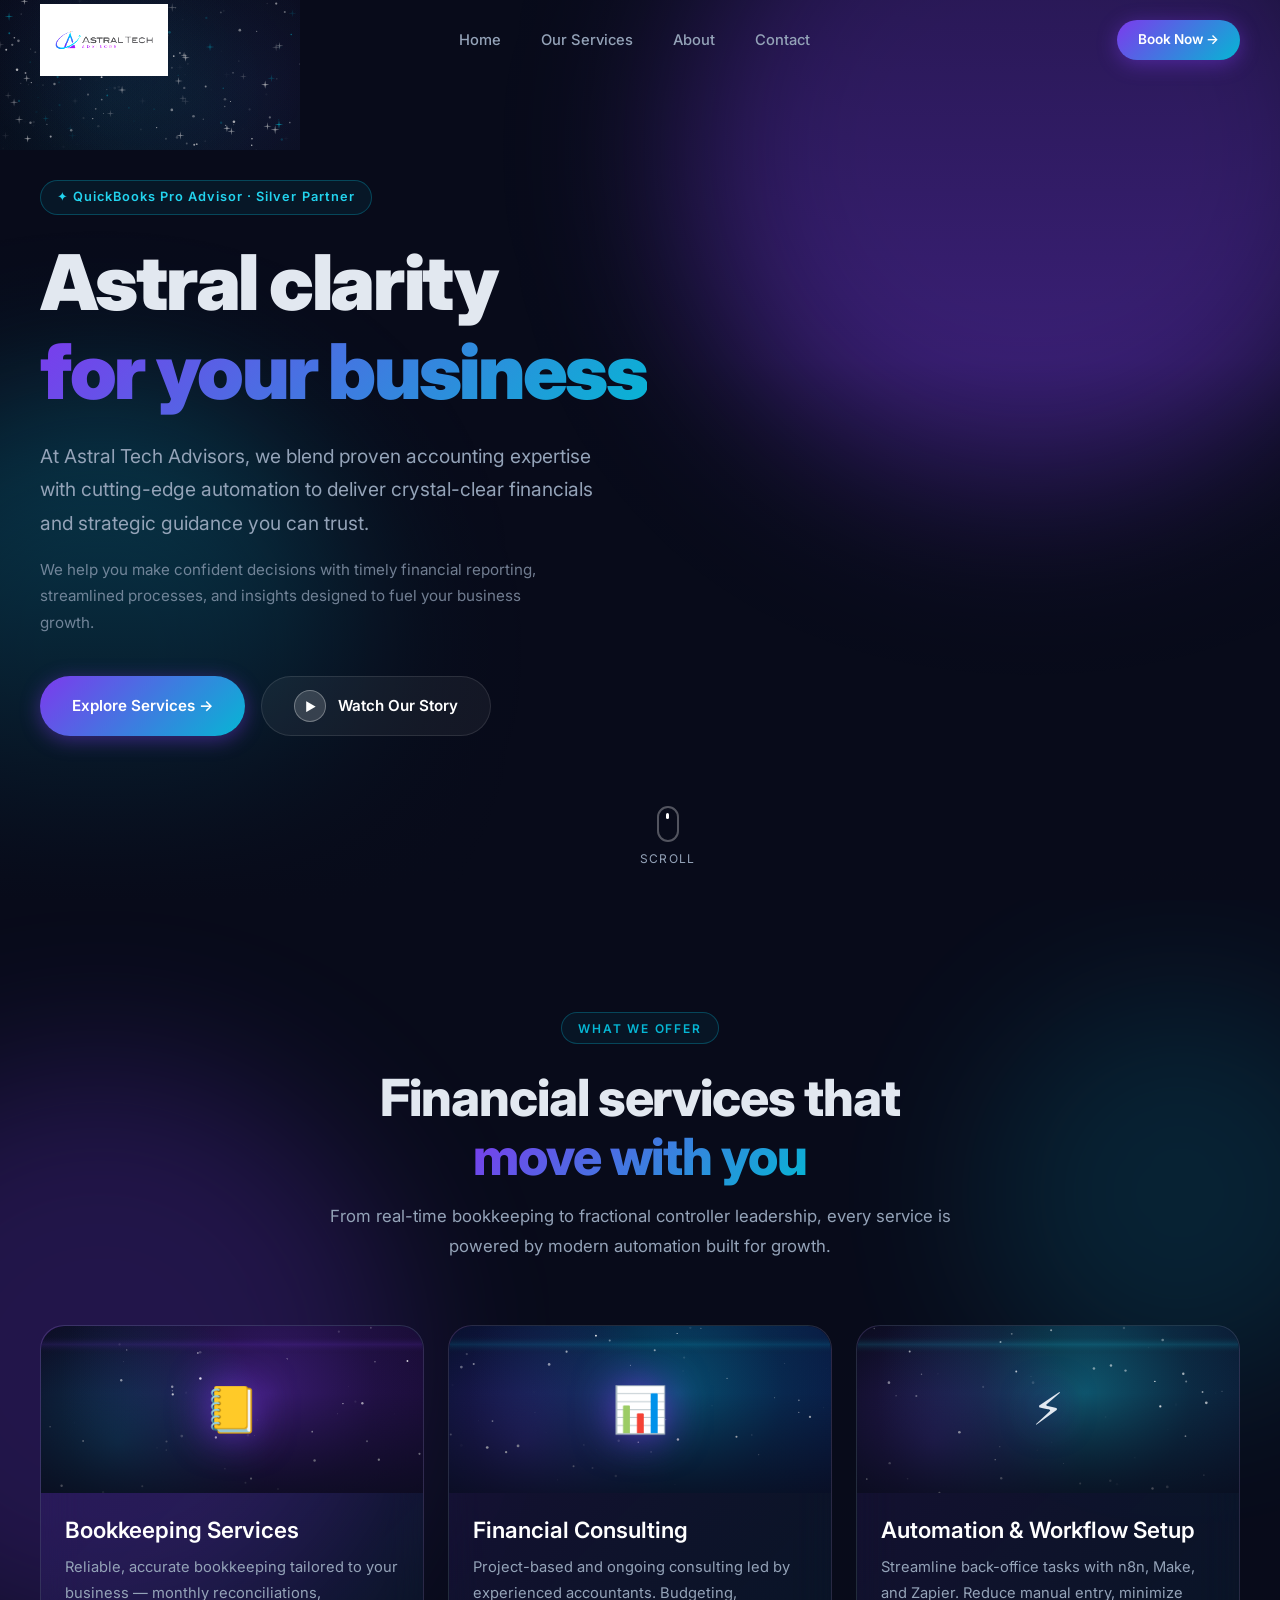
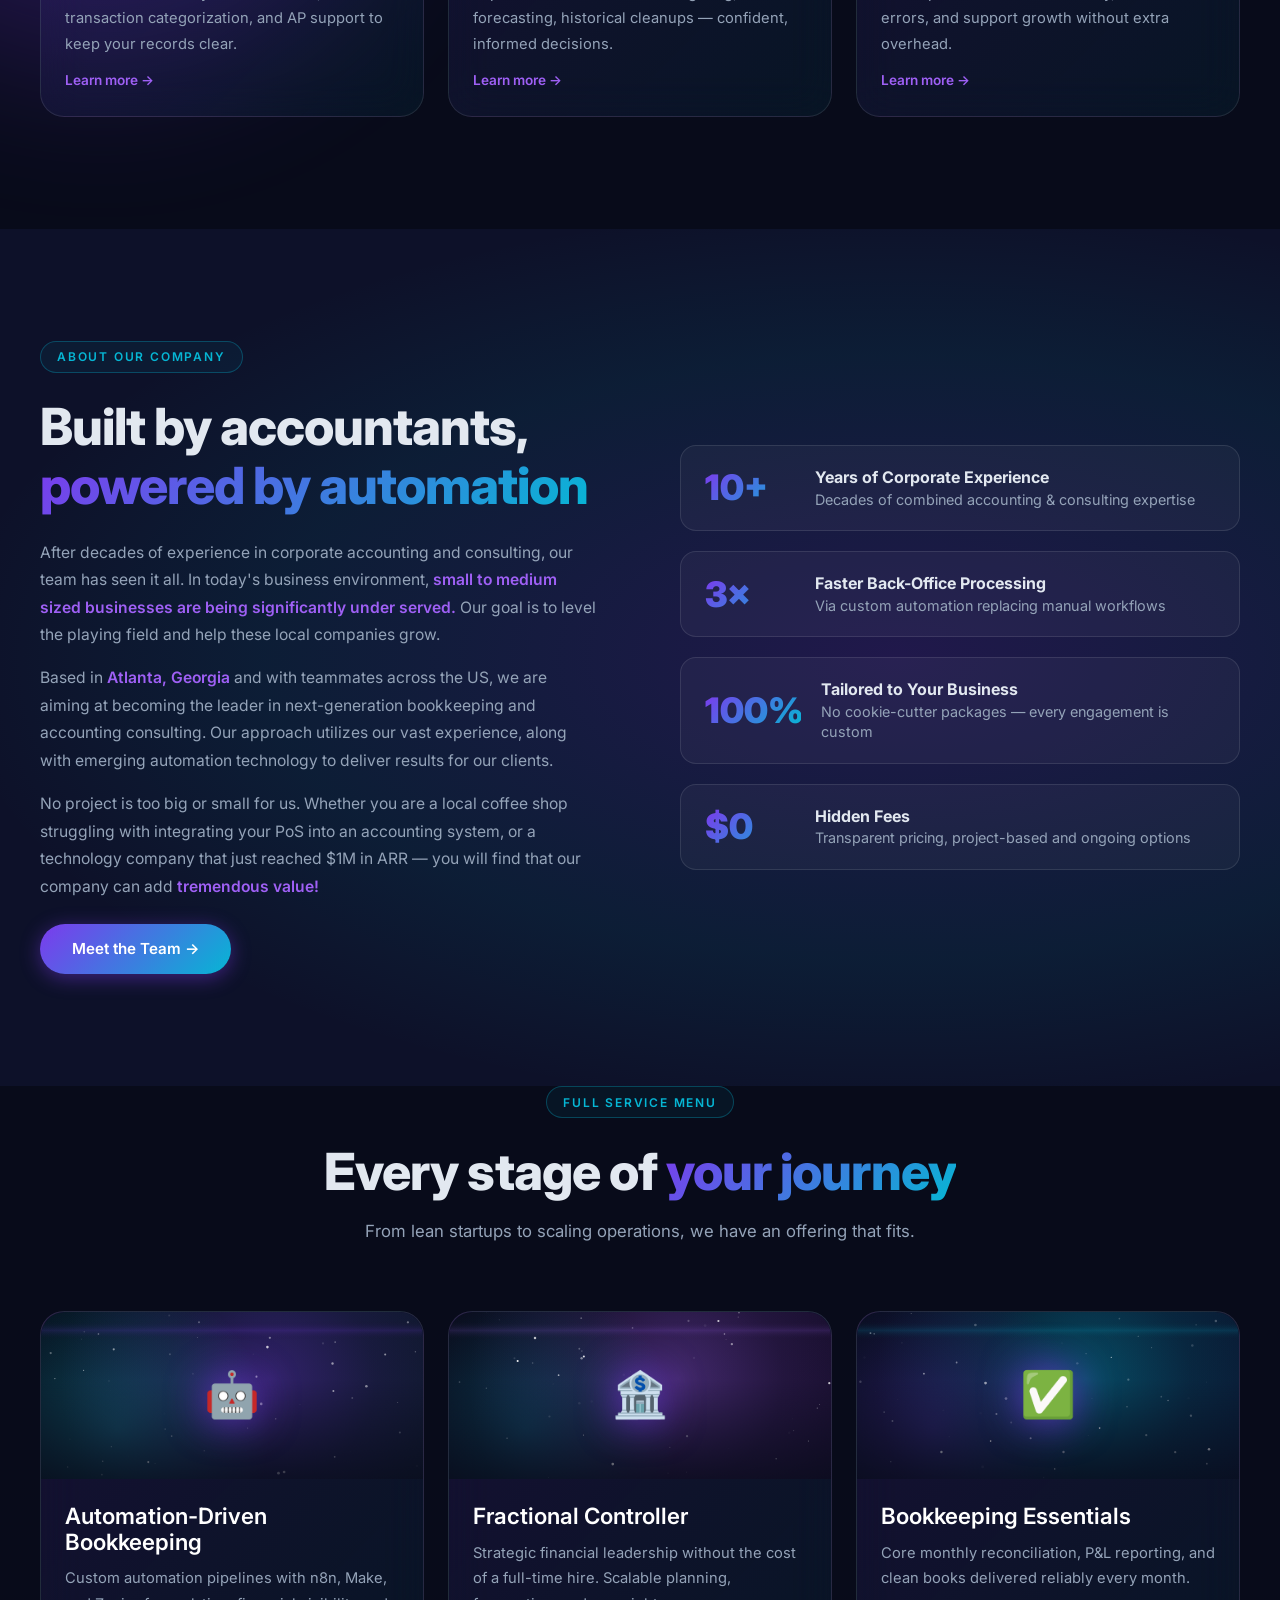
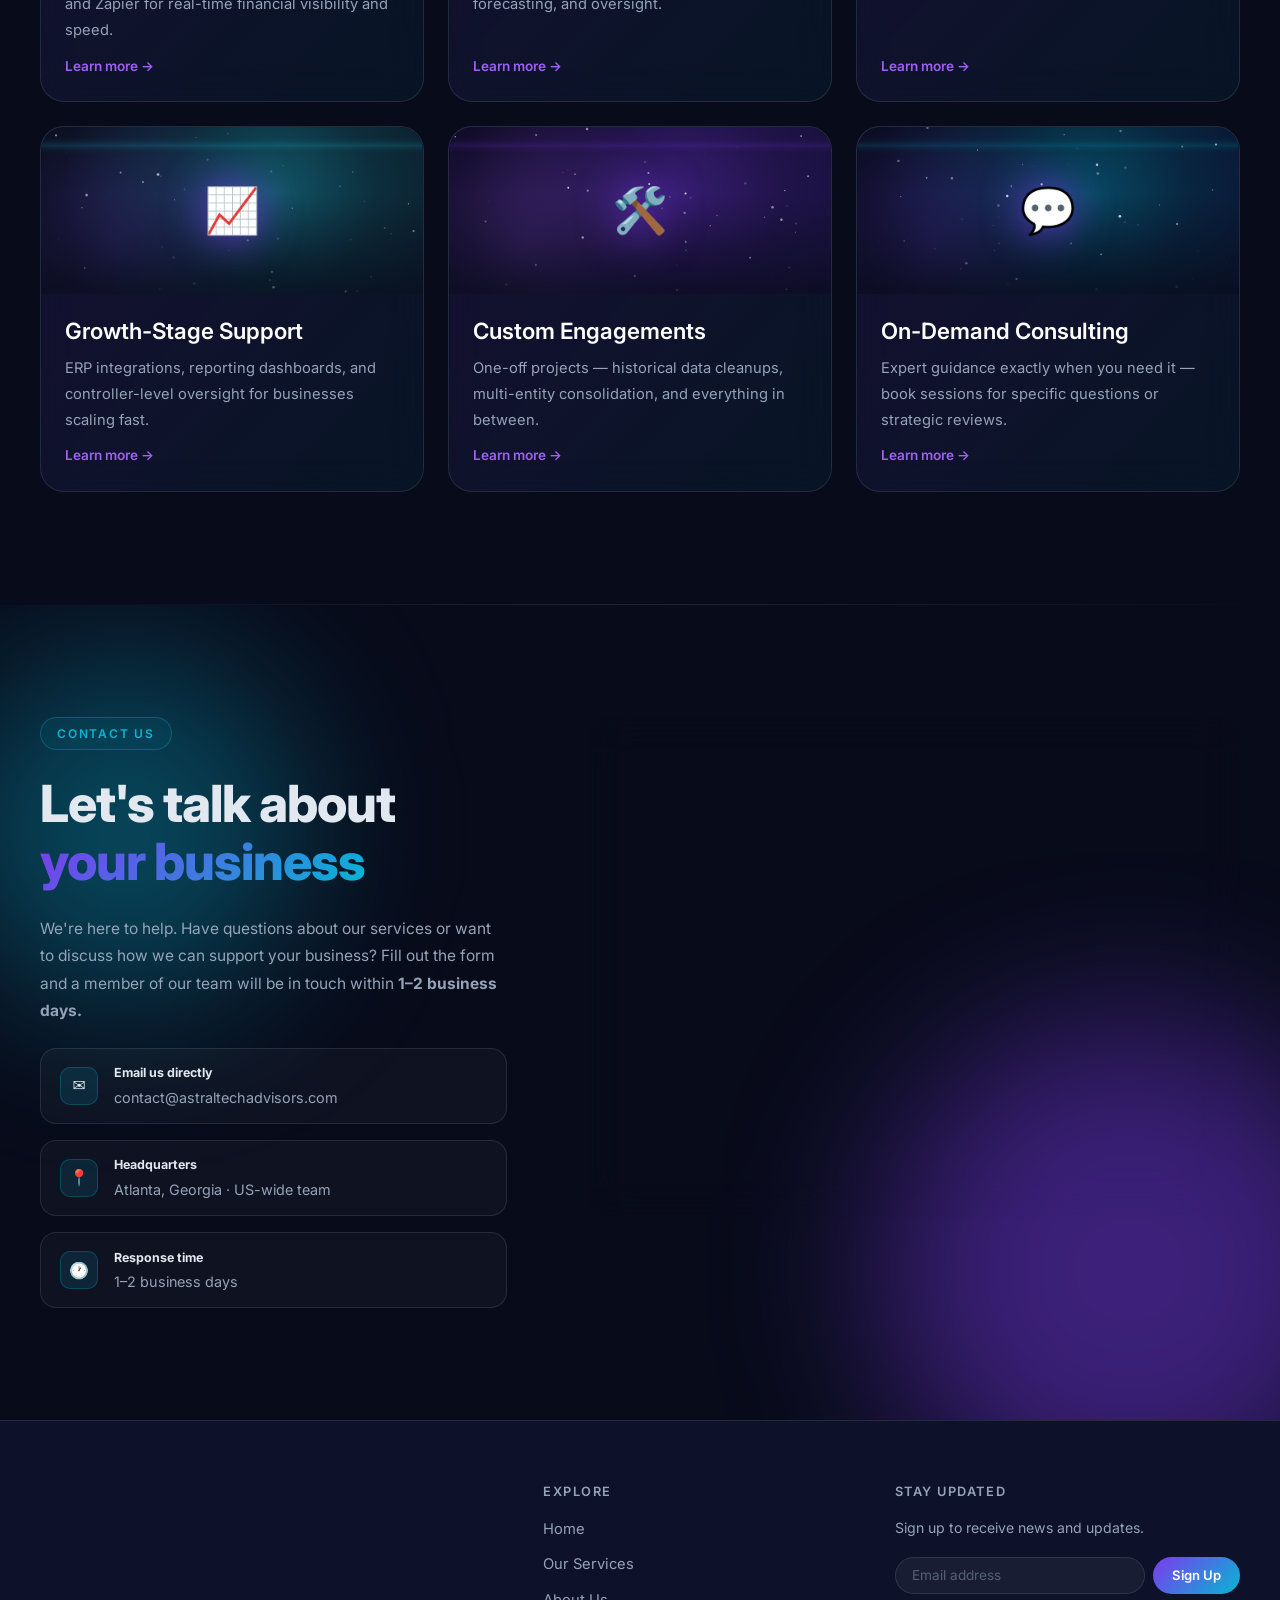
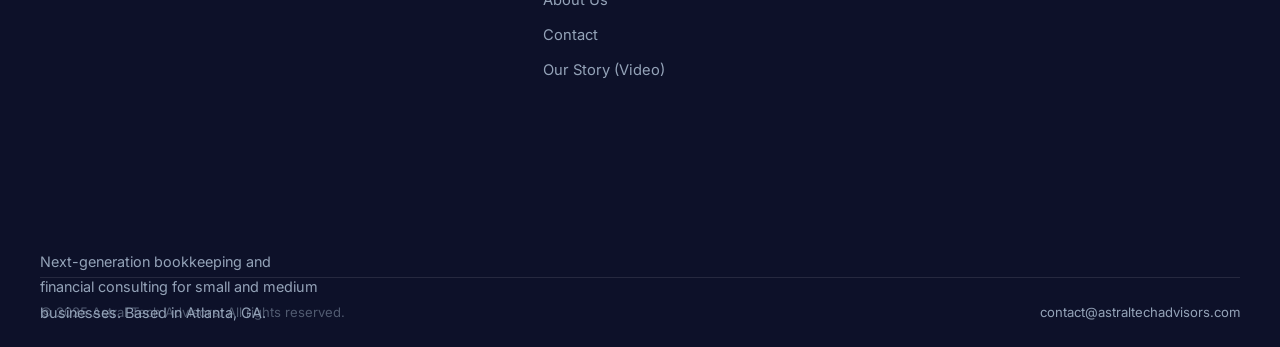
<file: index.html>
<!DOCTYPE html>
<html lang="en">

<head>
  <meta charset="UTF-8" />
  <meta name="viewport" content="width=device-width, initial-scale=1.0" />
  <title>Astral Tech Advisors — Next-Gen Bookkeeping & Financial Consulting</title>
  <meta name="description"
    content="Astral Tech Advisors blends proven accounting expertise with cutting-edge automation to deliver crystal-clear financials and strategic guidance you can trust." />
  <link rel="preconnect" href="https://fonts.googleapis.com" />
  <link rel="preconnect" href="https://fonts.gstatic.com" crossorigin />
  <link rel="stylesheet" href="index.css" />
</head>

<body>

  <!-- ============================================================
       NAVBAR
       ============================================================ -->
  <nav class="navbar" id="navbar">
    <div class="container">
      <div class="nav-inner">
        <a href="#home" class="nav-logo" aria-label="Astral Tech Advisors Home">
          <img src="logo.jpg" alt="Astral Tech Advisors" class="nav-logo-img" />
        </a>

        <ul class="nav-links" id="nav-links">
          <li><a href="#home">Home</a></li>
          <li><a href="#services">Our Services</a></li>
          <li><a href="#about">About</a></li>
          <li><a href="#contact">Contact</a></li>
        </ul>

        <a href="https://calendly.com" target="_blank" rel="noopener" class="btn btn-primary btn-sm nav-cta"
          id="nav-book-btn">
          Book Now →
        </a>
        <button class="hamburger" id="hamburger" aria-label="Toggle menu" aria-expanded="false">
          <span></span><span></span><span></span>
        </button>
      </div>
    </div>
  </nav>

  <!-- ============================================================
       HERO
       ============================================================ -->
  <section class="hero" id="home">
    <canvas id="hero-canvas"></canvas>
    <div class="hero-overlay"></div>
    <div class="orb orb-violet orb-1"></div>
    <div class="orb orb-cyan orb-2"></div>

    <div class="container">
      <div class="hero-content">
        <div class="hero-badge">✦ QuickBooks Pro Advisor · Silver Partner</div>

        <h1 class="hero-title">
          Astral clarity<br />
          <span class="gradient-text">for your business</span>
        </h1>

        <p class="hero-subtitle">
          At Astral Tech Advisors, we blend proven accounting expertise with
          cutting-edge automation to deliver crystal-clear financials and
          strategic guidance you can trust.
        </p>
        <p class="hero-sub2">
          We help you make confident decisions with timely financial reporting,
          streamlined processes, and insights designed to fuel your business growth.
        </p>

        <div class="hero-ctas">
          <a href="#services" class="btn btn-primary" id="hero-cta-services">Explore Services →</a>
          <a href="video.html" class="btn btn-ghost btn-video" id="hero-cta-video">
            <span class="play-icon">▶</span> Watch Our Story
          </a>
        </div>
      </div>
    </div>

    <div class="hero-scroll-hint">
      <div class="scroll-mouse"></div>
      <span>Scroll</span>
    </div>
  </section>

  <!-- ============================================================
       SERVICES — PRIMARY
       ============================================================ -->
  <section class="services" id="services">
    <div class="orb orb-violet orb-1"></div>
    <div class="orb orb-cyan orb-2"></div>
    <div class="container">
      <div class="section-header reveal">
        <div class="section-label">What We Offer</div>
        <h2>Financial services that <span class="gradient-text">move with you</span></h2>
        <p>From real-time bookkeeping to fractional controller leadership, every service is powered by modern automation
          built for growth.</p>
      </div>

      <div class="services-grid">

        <article class="glass-card service-card reveal" id="service-bookkeeping">
          <div class="service-thumb">
            <canvas class="thumb-canvas" data-theme="bookkeeping"></canvas>
            <div class="thumb-overlay">
              <span class="thumb-icon">📒</span>
            </div>
          </div>
          <div class="service-body">
            <h3>Bookkeeping Services</h3>
            <p>Reliable, accurate bookkeeping tailored to your business — monthly reconciliations, transaction
              categorization, and AP support to keep your records clear.</p>
            <a href="bookkeeping-essentials.html" class="service-link">Learn more →</a>
          </div>
        </article>

        <article class="glass-card service-card reveal reveal-delay-1" id="service-consulting">
          <div class="service-thumb">
            <canvas class="thumb-canvas" data-theme="consulting"></canvas>
            <div class="thumb-overlay">
              <span class="thumb-icon">📊</span>
            </div>
          </div>
          <div class="service-body">
            <h3>Financial Consulting</h3>
            <p>Project-based and ongoing consulting led by experienced accountants. Budgeting, forecasting, historical
              cleanups — confident, informed decisions.</p>
            <a href="fractional-controller.html" class="service-link">Learn more →</a>
          </div>
        </article>

        <article class="glass-card service-card reveal reveal-delay-2" id="service-automation">
          <div class="service-thumb">
            <canvas class="thumb-canvas" data-theme="automation"></canvas>
            <div class="thumb-overlay">
              <span class="thumb-icon">⚡</span>
            </div>
          </div>
          <div class="service-body">
            <h3>Automation &amp; Workflow Setup</h3>
            <p>Streamline back-office tasks with n8n, Make, and Zapier. Reduce manual entry, minimize errors, and
              support growth without extra overhead.</p>
            <a href="automation-bookkeeping.html" class="service-link">Learn more →</a>
          </div>
        </article>

      </div>
    </div>
  </section>

  <!-- ============================================================
       ABOUT
       ============================================================ -->
  <section class="about" id="about">
    <div class="container">
      <div class="about-grid">
        <div class="about-content reveal">
          <div class="section-label">About our company</div>
          <h2>Built by accountants, <span class="gradient-text">powered by automation</span></h2>
          <p>After decades of experience in corporate accounting and consulting, our team has seen it all. In today's
            business environment, <strong>small to medium sized businesses are being significantly under
              served.</strong> Our goal is to level the playing field and help these local companies grow.</p>
          <p>Based in <strong>Atlanta, Georgia</strong> and with teammates across the US, we are aiming at becoming the
            leader in next-generation bookkeeping and accounting consulting. Our approach utilizes our vast experience,
            along with emerging automation technology to deliver results for our clients.</p>
          <p>No project is too big or small for us. Whether you are a local coffee shop struggling with integrating your
            PoS into an accounting system, or a technology company that just reached $1M in ARR — you will find that our
            company can add <strong>tremendous value!</strong></p>
          <div class="about-cta">
            <a href="#contact" class="btn btn-primary">Meet the Team →</a>
          </div>
        </div>
        <div class="about-visual reveal reveal-delay-1">
          <div class="stat-card">
            <div class="stat-number">10+</div>
            <div class="stat-label"><strong>Years of Corporate Experience</strong>Decades of combined accounting &amp;
              consulting expertise</div>
          </div>
          <div class="stat-card">
            <div class="stat-number">3×</div>
            <div class="stat-label"><strong>Faster Back-Office Processing</strong>Via custom automation replacing manual
              workflows</div>
          </div>
          <div class="stat-card">
            <div class="stat-number">100%</div>
            <div class="stat-label"><strong>Tailored to Your Business</strong>No cookie-cutter packages — every
              engagement is custom</div>
          </div>
          <div class="stat-card">
            <div class="stat-number">$0</div>
            <div class="stat-label"><strong>Hidden Fees</strong>Transparent pricing, project-based and ongoing options
            </div>
          </div>
        </div>
      </div>
    </div>
  </section>

  <!-- ============================================================
       EXTENDED SERVICES
       ============================================================ -->
  <section class="ext-services">
    <div class="container">
      <div class="section-header reveal">
        <div class="section-label">Full Service Menu</div>
        <h2>Every stage of <span class="gradient-text">your journey</span></h2>
        <p>From lean startups to scaling operations, we have an offering that fits.</p>
      </div>
      <div class="ext-services-grid">

        <article class="glass-card service-card reveal" id="service-auto-bookkeeping">
          <div class="service-thumb">
            <canvas class="thumb-canvas" data-theme="robot"></canvas>
            <div class="thumb-overlay"><span class="thumb-icon">🤖</span></div>
          </div>
          <div class="service-body">
            <h3>Automation-Driven Bookkeeping</h3>
            <p>Custom automation pipelines with n8n, Make, and Zapier for real-time financial visibility and speed.</p>
            <a href="automation-bookkeeping.html" class="service-link">Learn more →</a>
          </div>
        </article>

        <article class="glass-card service-card reveal reveal-delay-1" id="service-fractional">
          <div class="service-thumb">
            <canvas class="thumb-canvas" data-theme="fractional"></canvas>
            <div class="thumb-overlay"><span class="thumb-icon">🏦</span></div>
          </div>
          <div class="service-body">
            <h3>Fractional Controller</h3>
            <p>Strategic financial leadership without the cost of a full-time hire. Scalable planning, forecasting, and
              oversight.</p>
            <a href="fractional-controller.html" class="service-link">Learn more →</a>
          </div>
        </article>

        <article class="glass-card service-card reveal reveal-delay-2" id="service-essentials">
          <div class="service-thumb">
            <canvas class="thumb-canvas" data-theme="essentials"></canvas>
            <div class="thumb-overlay"><span class="thumb-icon">✅</span></div>
          </div>
          <div class="service-body">
            <h3>Bookkeeping Essentials</h3>
            <p>Core monthly reconciliation, P&amp;L reporting, and clean books delivered reliably every month.</p>
            <a href="bookkeeping-essentials.html" class="service-link">Learn more →</a>
          </div>
        </article>

        <article class="glass-card service-card reveal" id="service-growth">
          <div class="service-thumb">
            <canvas class="thumb-canvas" data-theme="growth"></canvas>
            <div class="thumb-overlay"><span class="thumb-icon">📈</span></div>
          </div>
          <div class="service-body">
            <h3>Growth-Stage Support</h3>
            <p>ERP integrations, reporting dashboards, and controller-level oversight for businesses scaling fast.</p>
            <a href="growth-stage-support.html" class="service-link">Learn more →</a>
          </div>
        </article>

        <article class="glass-card service-card reveal reveal-delay-1" id="service-custom">
          <div class="service-thumb">
            <canvas class="thumb-canvas" data-theme="custom"></canvas>
            <div class="thumb-overlay"><span class="thumb-icon">🛠️</span></div>
          </div>
          <div class="service-body">
            <h3>Custom Engagements</h3>
            <p>One-off projects — historical data cleanups, multi-entity consolidation, and everything in between.</p>
            <a href="custom-engagements.html" class="service-link">Learn more →</a>
          </div>
        </article>

        <article class="glass-card service-card reveal reveal-delay-2" id="service-ondemand">
          <div class="service-thumb">
            <canvas class="thumb-canvas" data-theme="ondemand"></canvas>
            <div class="thumb-overlay"><span class="thumb-icon">💬</span></div>
          </div>
          <div class="service-body">
            <h3>On-Demand Consulting</h3>
            <p>Expert guidance exactly when you need it — book sessions for specific questions or strategic reviews.</p>
            <a href="on-demand-consulting.html" class="service-link">Learn more →</a>
          </div>
        </article>

      </div>
    </div>
  </section>

  <div class="section-divider"></div>

  <!-- ============================================================
       CONTACT
       ============================================================ -->
  <section class="contact" id="contact">
    <div class="orb orb-violet orb-1"></div>
    <div class="orb orb-cyan orb-2"></div>
    <div class="container">
      <div class="contact-grid">
        <div class="contact-info reveal">
          <div class="section-label">Contact Us</div>
          <h2>Let's talk about <span class="gradient-text">your business</span></h2>
          <p>We're here to help. Have questions about our services or want to discuss how we can support your business?
            Fill out the form and a member of our team will be in touch within <strong>1–2 business days.</strong></p>
          <div class="contact-meta">
            <div class="contact-item">
              <div class="contact-item-icon">✉️</div>
              <div class="contact-item-text"><strong>Email us
                  directly</strong><span>contact@astraltechadvisors.com</span></div>
            </div>
            <div class="contact-item">
              <div class="contact-item-icon">📍</div>
              <div class="contact-item-text"><strong>Headquarters</strong><span>Atlanta, Georgia · US-wide team</span>
              </div>
            </div>
            <div class="contact-item">
              <div class="contact-item-icon">🕐</div>
              <div class="contact-item-text"><strong>Response time</strong><span>1–2 business days</span></div>
            </div>
          </div>
        </div>
        <form class="glass-card contact-form reveal reveal-delay-1" id="contact-form" novalidate>
          <div class="form-row">
            <div class="form-group">
              <label for="first-name">First Name</label>
              <input type="text" id="first-name" name="firstName" placeholder="Jane" required />
            </div>
            <div class="form-group">
              <label for="last-name">Last Name</label>
              <input type="text" id="last-name" name="lastName" placeholder="Smith" required />
            </div>
          </div>
          <div class="form-group">
            <label for="email">Email Address</label>
            <input type="email" id="email" name="email" placeholder="jane@company.com" required />
          </div>
          <div class="form-group">
            <label for="message">Message</label>
            <textarea id="message" name="message" placeholder="Tell us about your business and how we can help…"
              required></textarea>
          </div>
          <button type="submit" class="btn btn-primary" id="form-submit-btn">Send Message →</button>
        </form>
      </div>
    </div>
  </section>

  <!-- ============================================================
       FOOTER
       ============================================================ -->
  <footer>
    <div class="container">
      <div class="footer-grid">
        <div class="footer-brand">
          <a href="#home" class="nav-logo">
            <img src="logo.jpg" alt="Astral Tech Advisors" class="nav-logo-img" />
          </a>
          <p>Next-generation bookkeeping and financial consulting for small and medium businesses. Based in Atlanta, GA.
          </p>
        </div>
        <nav class="footer-nav">
          <h4>Explore</h4>
          <ul>
            <li><a href="#home">Home</a></li>
            <li><a href="#services">Our Services</a></li>
            <li><a href="#about">About Us</a></li>
            <li><a href="#contact">Contact</a></li>
            <li><a href="video.html">Our Story (Video)</a></li>
          </ul>
        </nav>
        <div class="footer-newsletter">
          <h4>Stay Updated</h4>
          <p style="font-size:.88rem;margin:0">Sign up to receive news and updates.</p>
          <form class="newsletter-form" id="newsletter-form" novalidate>
            <input type="email" id="newsletter-email" placeholder="Email address" required />
            <button type="submit">Sign Up</button>
          </form>
        </div>
      </div>
      <div class="footer-bottom">
        <span>© 2025 Astral Tech Advisors. All rights reserved.</span>
        <a href="mailto:contact@astraltechadvisors.com">contact@astraltechadvisors.com</a>
      </div>
    </div>
  </footer>

  <script src="main.js"></script>
</body>

</html>
</file>
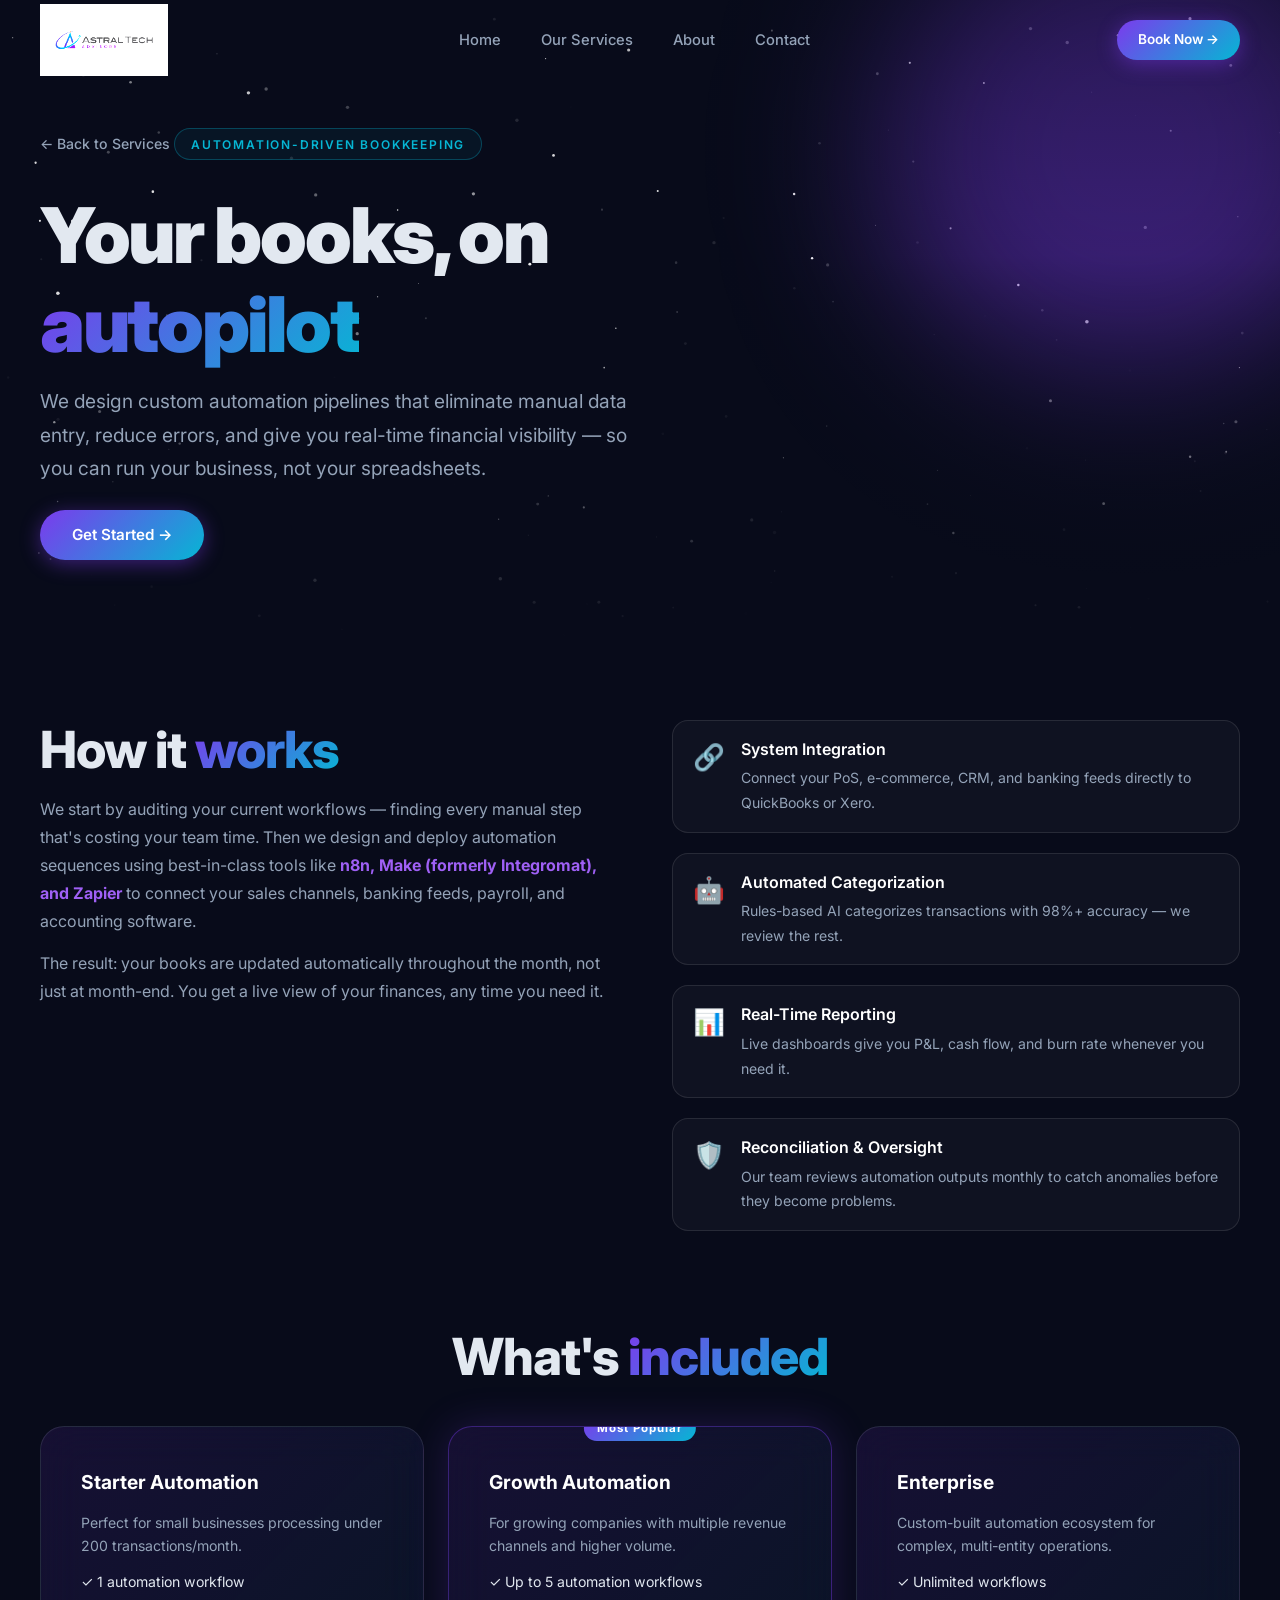
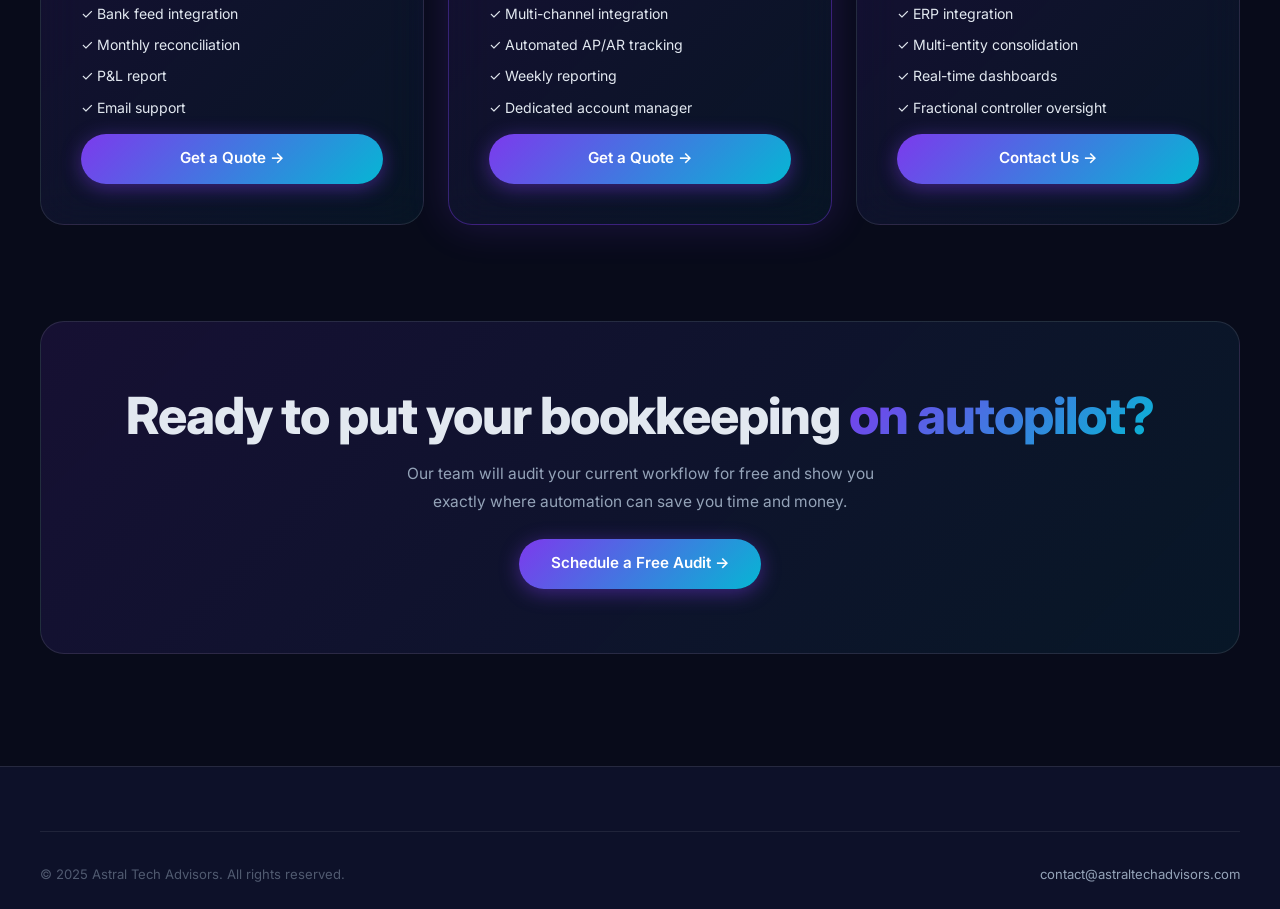
<file: automation-bookkeeping.html>
<!DOCTYPE html>
<html lang="en">

<head>
    <meta charset="UTF-8" />
    <meta name="viewport" content="width=device-width, initial-scale=1.0" />
    <title>Automation-Driven Bookkeeping — Astral Tech Advisors</title>
    <meta name="description"
        content="Reduce manual entry and errors with custom automation pipelines. We design workflows using n8n, Make, and Zapier for real-time financial visibility." />
    <link rel="preconnect" href="https://fonts.googleapis.com" />
    <link rel="stylesheet" href="index.css" />
    <link rel="stylesheet" href="landing.css" />
</head>

<body>
    <nav class="navbar scrolled" id="navbar">
        <div class="container">
            <div class="nav-inner">
                <a href="index.html" class="nav-logo">
                    <img src="logo.jpg" alt="Astral Tech Advisors" class="nav-logo-img" />
                </a>
                <ul class="nav-links" id="nav-links">
                    <li><a href="index.html">Home</a></li>
                    <li><a href="index.html#services">Our Services</a></li>
                    <li><a href="index.html#about">About</a></li>
                    <li><a href="index.html#contact">Contact</a></li>
                </ul>
                <a href="https://calendly.com" target="_blank" class="btn btn-primary btn-sm nav-cta">Book Now →</a>
                <button class="hamburger" id="hamburger"
                    aria-label="Toggle menu"><span></span><span></span><span></span></button>
            </div>
        </div>
    </nav>

    <header class="landing-hero">
        <canvas id="landing-canvas"></canvas>
        <div class="hero-overlay"></div>
        <div class="orb orb-violet" style="width:500px;height:500px;top:-100px;right:-100px;"></div>
        <div class="container">
            <div class="landing-hero-content">
                <a href="index.html#services" class="back-link">← Back to Services</a>
                <div class="section-label">Automation-Driven Bookkeeping</div>
                <h1>Your books, on <span class="gradient-text">autopilot</span></h1>
                <p class="hero-subtitle">We design custom automation pipelines that eliminate manual data entry, reduce
                    errors, and give you real-time financial visibility — so you can run your business, not your
                    spreadsheets.</p>
                <a href="index.html#contact" class="btn btn-primary">Get Started →</a>
            </div>
        </div>
    </header>

    <main class="landing-main">
        <div class="container">

            <section class="landing-section reveal">
                <div class="landing-section-grid">
                    <div>
                        <h2>How it <span class="gradient-text">works</span></h2>
                        <p>We start by auditing your current workflows — finding every manual step that's costing your
                            team time. Then we design and deploy automation sequences using best-in-class tools like
                            <strong>n8n, Make (formerly Integromat), and Zapier</strong> to connect your sales channels,
                            banking feeds, payroll, and accounting software.</p>
                        <p>The result: your books are updated automatically throughout the month, not just at month-end.
                            You get a live view of your finances, any time you need it.</p>
                    </div>
                    <div class="feature-list">
                        <div class="feature-item">
                            <div class="feature-icon">🔗</div>
                            <div><strong>System Integration</strong>
                                <p>Connect your PoS, e-commerce, CRM, and banking feeds directly to QuickBooks or Xero.
                                </p>
                            </div>
                        </div>
                        <div class="feature-item">
                            <div class="feature-icon">🤖</div>
                            <div><strong>Automated Categorization</strong>
                                <p>Rules-based AI categorizes transactions with 98%+ accuracy — we review the rest.</p>
                            </div>
                        </div>
                        <div class="feature-item">
                            <div class="feature-icon">📊</div>
                            <div><strong>Real-Time Reporting</strong>
                                <p>Live dashboards give you P&L, cash flow, and burn rate whenever you need it.</p>
                            </div>
                        </div>
                        <div class="feature-item">
                            <div class="feature-icon">🛡️</div>
                            <div><strong>Reconciliation & Oversight</strong>
                                <p>Our team reviews automation outputs monthly to catch anomalies before they become
                                    problems.</p>
                            </div>
                        </div>
                    </div>
                </div>
            </section>

            <section class="landing-section reveal">
                <h2 class="text-center">What's <span class="gradient-text">included</span></h2>
                <div class="pricing-cards">
                    <div class="glass-card pricing-card">
                        <div class="pricing-tier">Starter Automation</div>
                        <div class="pricing-desc">Perfect for small businesses processing under 200 transactions/month.
                        </div>
                        <ul class="pricing-features">
                            <li>✓ 1 automation workflow</li>
                            <li>✓ Bank feed integration</li>
                            <li>✓ Monthly reconciliation</li>
                            <li>✓ P&L report</li>
                            <li>✓ Email support</li>
                        </ul>
                        <a href="index.html#contact" class="btn btn-primary"
                            style="width:100%;justify-content:center;">Get a Quote →</a>
                    </div>
                    <div class="glass-card pricing-card featured-card">
                        <div class="pricing-badge">Most Popular</div>
                        <div class="pricing-tier">Growth Automation</div>
                        <div class="pricing-desc">For growing companies with multiple revenue channels and higher
                            volume.</div>
                        <ul class="pricing-features">
                            <li>✓ Up to 5 automation workflows</li>
                            <li>✓ Multi-channel integration</li>
                            <li>✓ Automated AP/AR tracking</li>
                            <li>✓ Weekly reporting</li>
                            <li>✓ Dedicated account manager</li>
                        </ul>
                        <a href="index.html#contact" class="btn btn-primary"
                            style="width:100%;justify-content:center;">Get a Quote →</a>
                    </div>
                    <div class="glass-card pricing-card">
                        <div class="pricing-tier">Enterprise</div>
                        <div class="pricing-desc">Custom-built automation ecosystem for complex, multi-entity
                            operations.</div>
                        <ul class="pricing-features">
                            <li>✓ Unlimited workflows</li>
                            <li>✓ ERP integration</li>
                            <li>✓ Multi-entity consolidation</li>
                            <li>✓ Real-time dashboards</li>
                            <li>✓ Fractional controller oversight</li>
                        </ul>
                        <a href="index.html#contact" class="btn btn-primary"
                            style="width:100%;justify-content:center;">Contact Us →</a>
                    </div>
                </div>
            </section>

            <section class="landing-cta reveal">
                <h2>Ready to put your bookkeeping <span class="gradient-text">on autopilot?</span></h2>
                <p>Our team will audit your current workflow for free and show you exactly where automation can save you
                    time and money.</p>
                <a href="index.html#contact" class="btn btn-primary">Schedule a Free Audit →</a>
            </section>

        </div>
    </main>

    <footer>
        <div class="container">
            <div class="footer-bottom" style="padding-top:2rem;border-top:1px solid rgba(255,255,255,0.08)">
                <span>© 2025 Astral Tech Advisors. All rights reserved.</span>
                <a href="mailto:contact@astraltechadvisors.com">contact@astraltechadvisors.com</a>
            </div>
        </div>
    </footer>
    <script src="main.js"></script>
</body>

</html>
</file>
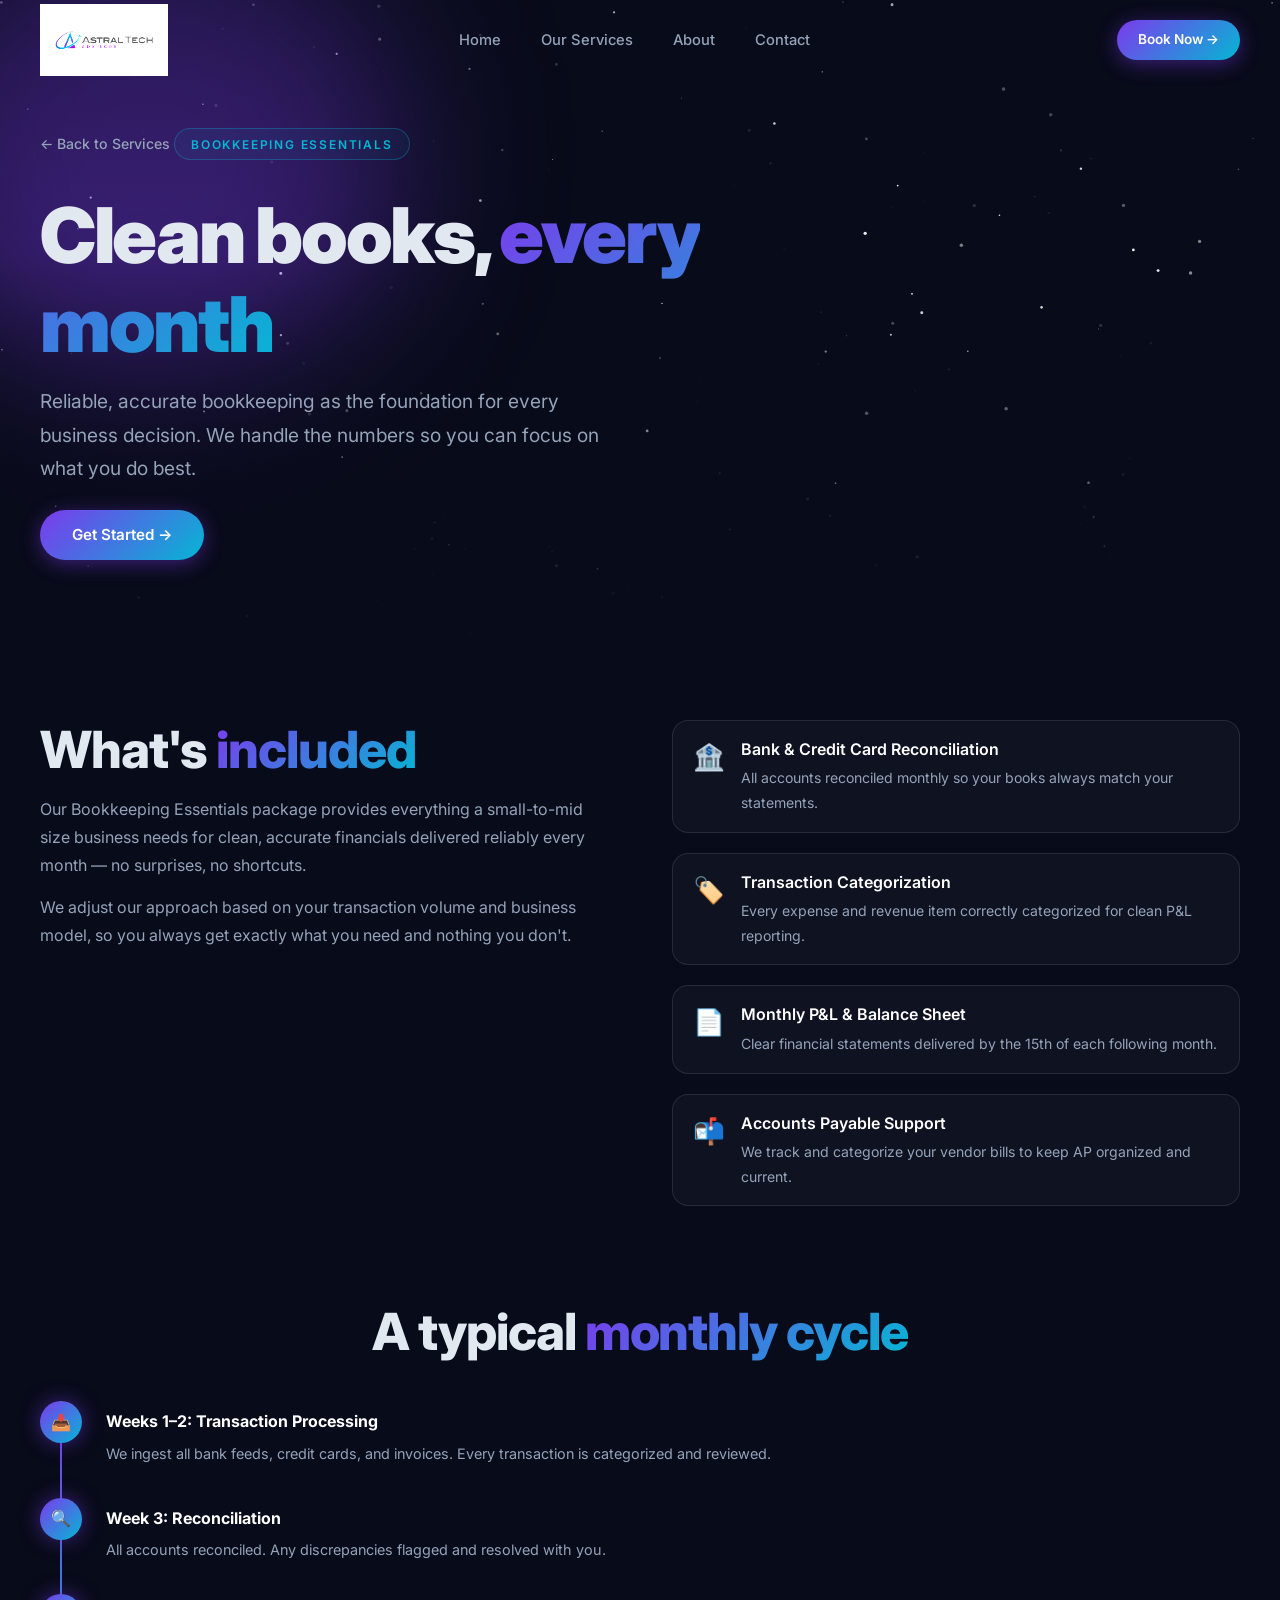
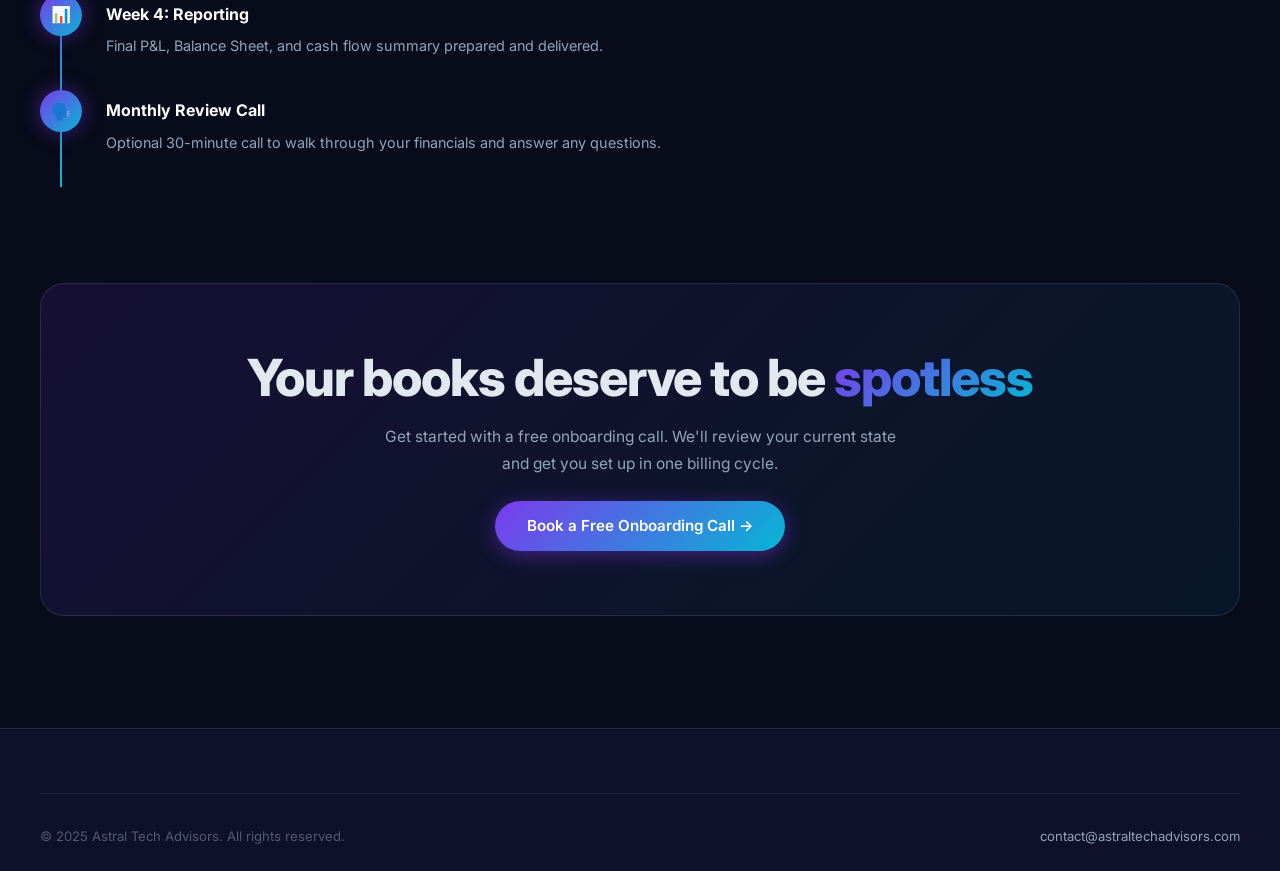
<file: bookkeeping-essentials.html>
<!DOCTYPE html>
<html lang="en">

<head>
    <meta charset="UTF-8" />
    <meta name="viewport" content="width=device-width, initial-scale=1.0" />
    <title>Bookkeeping Essentials — Astral Tech Advisors</title>
    <meta name="description"
        content="Core monthly reconciliation, P&L reporting, and clean books delivered reliably every month." />
    <link rel="preconnect" href="https://fonts.googleapis.com" />
    <link rel="stylesheet" href="index.css" />
    <link rel="stylesheet" href="landing.css" />
</head>

<body>
    <nav class="navbar scrolled" id="navbar">
        <div class="container">
            <div class="nav-inner">
                <a href="index.html" class="nav-logo"><img src="logo.jpg" alt="Astral Tech Advisors"
                        class="nav-logo-img" /></a>
                <ul class="nav-links" id="nav-links">
                    <li><a href="index.html">Home</a></li>
                    <li><a href="index.html#services">Our Services</a></li>
                    <li><a href="index.html#about">About</a></li>
                    <li><a href="index.html#contact">Contact</a></li>
                </ul>
                <a href="https://calendly.com" target="_blank" class="btn btn-primary btn-sm nav-cta">Book Now →</a>
                <button class="hamburger" id="hamburger"
                    aria-label="Toggle menu"><span></span><span></span><span></span></button>
            </div>
        </div>
    </nav>

    <header class="landing-hero">
        <canvas id="landing-canvas"></canvas>
        <div class="hero-overlay"></div>
        <div class="orb orb-violet" style="width:500px;height:500px;top:-100px;left:-100px;"></div>
        <div class="container">
            <div class="landing-hero-content">
                <a href="index.html#services" class="back-link">← Back to Services</a>
                <div class="section-label">Bookkeeping Essentials</div>
                <h1>Clean books, <span class="gradient-text">every month</span></h1>
                <p class="hero-subtitle">Reliable, accurate bookkeeping as the foundation for every business decision.
                    We handle the numbers so you can focus on what you do best.</p>
                <a href="index.html#contact" class="btn btn-primary">Get Started →</a>
            </div>
        </div>
    </header>

    <main class="landing-main">
        <div class="container">

            <section class="landing-section reveal">
                <div class="landing-section-grid">
                    <div>
                        <h2>What's <span class="gradient-text">included</span></h2>
                        <p>Our Bookkeeping Essentials package provides everything a small-to-mid size business needs for
                            clean, accurate financials delivered reliably every month — no surprises, no shortcuts.</p>
                        <p>We adjust our approach based on your transaction volume and business model, so you always get
                            exactly what you need and nothing you don't.</p>
                    </div>
                    <div class="feature-list">
                        <div class="feature-item">
                            <div class="feature-icon">🏦</div>
                            <div><strong>Bank & Credit Card Reconciliation</strong>
                                <p>All accounts reconciled monthly so your books always match your statements.</p>
                            </div>
                        </div>
                        <div class="feature-item">
                            <div class="feature-icon">🏷️</div>
                            <div><strong>Transaction Categorization</strong>
                                <p>Every expense and revenue item correctly categorized for clean P&L reporting.</p>
                            </div>
                        </div>
                        <div class="feature-item">
                            <div class="feature-icon">📄</div>
                            <div><strong>Monthly P&L & Balance Sheet</strong>
                                <p>Clear financial statements delivered by the 15th of each following month.</p>
                            </div>
                        </div>
                        <div class="feature-item">
                            <div class="feature-icon">📬</div>
                            <div><strong>Accounts Payable Support</strong>
                                <p>We track and categorize your vendor bills to keep AP organized and current.</p>
                            </div>
                        </div>
                    </div>
                </div>
            </section>

            <section class="landing-section reveal">
                <h2 class="text-center">A typical <span class="gradient-text">monthly cycle</span></h2>
                <div class="timeline">
                    <div class="timeline-item">
                        <div class="timeline-dot">📥</div>
                        <div class="timeline-content"><strong>Weeks 1–2: Transaction Processing</strong>
                            <p>We ingest all bank feeds, credit cards, and invoices. Every transaction is categorized
                                and reviewed.</p>
                        </div>
                    </div>
                    <div class="timeline-item">
                        <div class="timeline-dot">🔍</div>
                        <div class="timeline-content"><strong>Week 3: Reconciliation</strong>
                            <p>All accounts reconciled. Any discrepancies flagged and resolved with you.</p>
                        </div>
                    </div>
                    <div class="timeline-item">
                        <div class="timeline-dot">📊</div>
                        <div class="timeline-content"><strong>Week 4: Reporting</strong>
                            <p>Final P&L, Balance Sheet, and cash flow summary prepared and delivered.</p>
                        </div>
                    </div>
                    <div class="timeline-item">
                        <div class="timeline-dot">🗣️</div>
                        <div class="timeline-content"><strong>Monthly Review Call</strong>
                            <p>Optional 30-minute call to walk through your financials and answer any questions.</p>
                        </div>
                    </div>
                </div>
            </section>

            <section class="landing-cta reveal">
                <h2>Your books deserve to be <span class="gradient-text">spotless</span></h2>
                <p>Get started with a free onboarding call. We'll review your current state and get you set up in one
                    billing cycle.</p>
                <a href="index.html#contact" class="btn btn-primary">Book a Free Onboarding Call →</a>
            </section>
        </div>
    </main>

    <footer>
        <div class="container">
            <div class="footer-bottom" style="padding-top:2rem;border-top:1px solid rgba(255,255,255,0.08)">
                <span>© 2025 Astral Tech Advisors. All rights reserved.</span>
                <a href="mailto:contact@astraltechadvisors.com">contact@astraltechadvisors.com</a>
            </div>
        </div>
    </footer>
    <script src="main.js"></script>
</body>

</html>
</file>
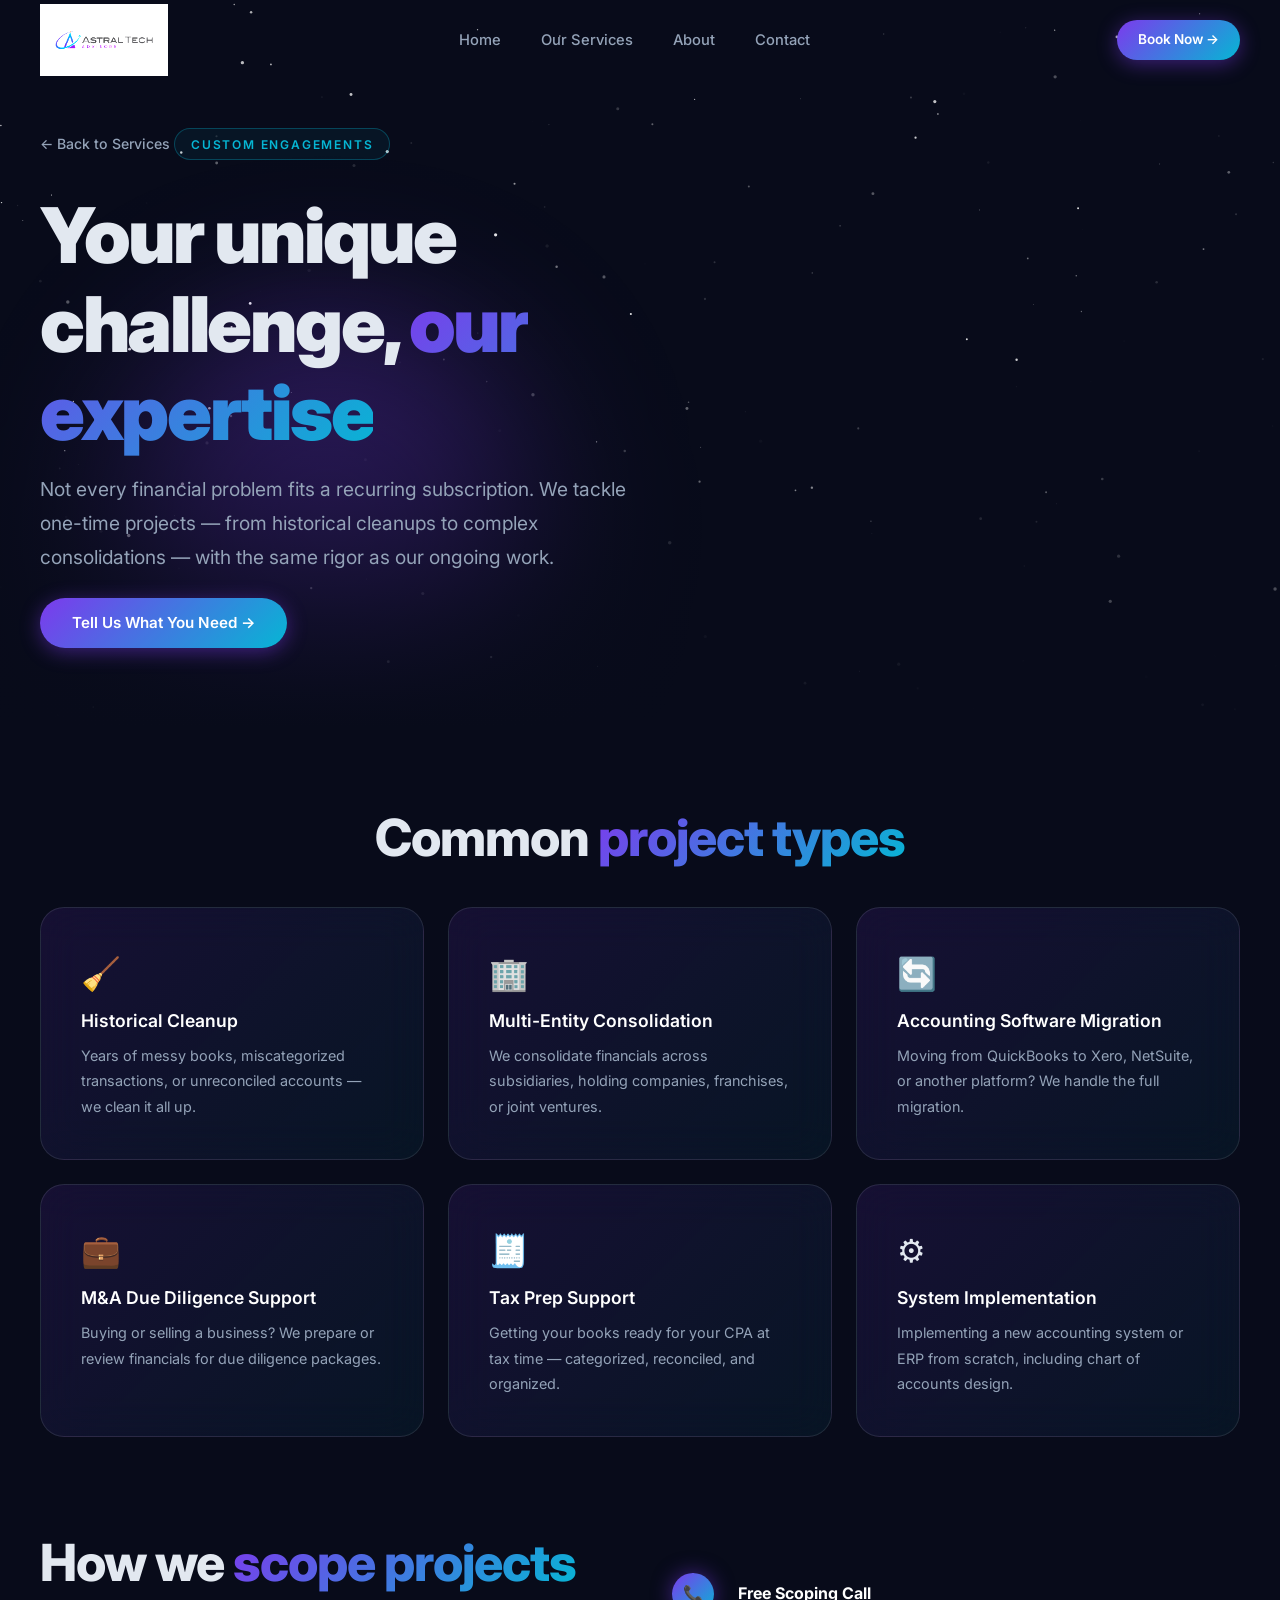
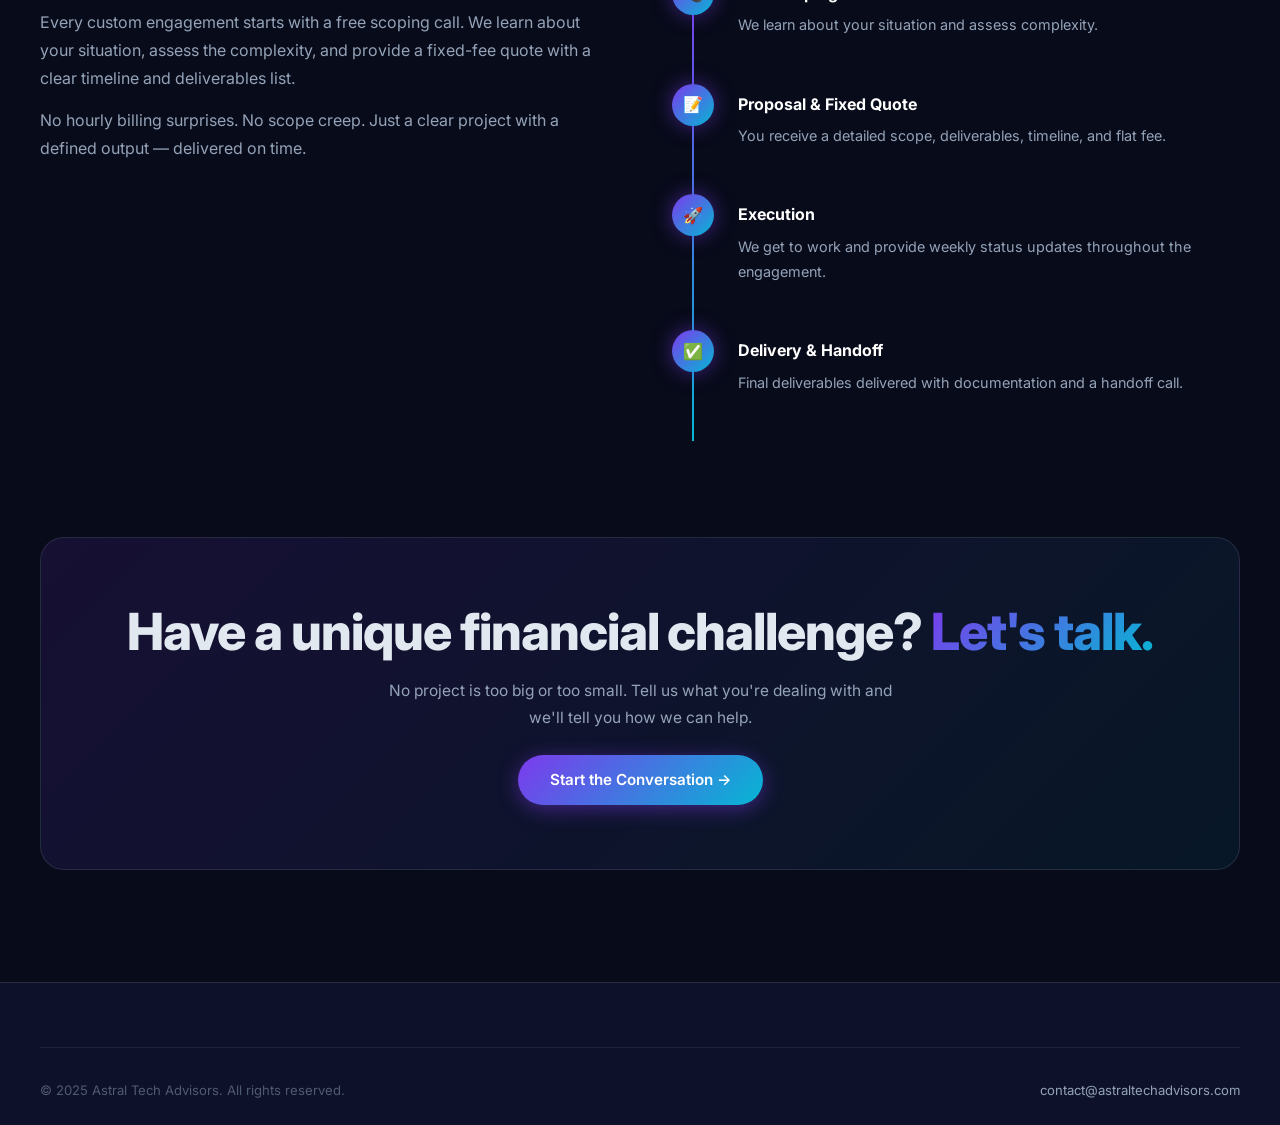
<file: custom-engagements.html>
<!DOCTYPE html>
<html lang="en">

<head>
    <meta charset="UTF-8" />
    <meta name="viewport" content="width=device-width, initial-scale=1.0" />
    <title>Custom Engagements — Astral Tech Advisors</title>
    <meta name="description"
        content="One-off projects — historical cleanups, multi-entity consolidation, and everything in between." />
    <link rel="preconnect" href="https://fonts.googleapis.com" />
    <link rel="stylesheet" href="index.css" />
    <link rel="stylesheet" href="landing.css" />
</head>

<body>
    <nav class="navbar scrolled" id="navbar">
        <div class="container">
            <div class="nav-inner">
                <a href="index.html" class="nav-logo"><img src="logo.jpg" alt="Astral Tech Advisors"
                        class="nav-logo-img" /></a>
                <ul class="nav-links" id="nav-links">
                    <li><a href="index.html">Home</a></li>
                    <li><a href="index.html#services">Our Services</a></li>
                    <li><a href="index.html#about">About</a></li>
                    <li><a href="index.html#contact">Contact</a></li>
                </ul>
                <a href="https://calendly.com" target="_blank" class="btn btn-primary btn-sm nav-cta">Book Now →</a>
                <button class="hamburger" id="hamburger"
                    aria-label="Toggle menu"><span></span><span></span><span></span></button>
            </div>
        </div>
    </nav>

    <header class="landing-hero">
        <canvas id="landing-canvas"></canvas>
        <div class="hero-overlay"></div>
        <div class="orb orb-violet" style="width:400px;height:400px;bottom:0;left:10%;"></div>
        <div class="container">
            <div class="landing-hero-content">
                <a href="index.html#services" class="back-link">← Back to Services</a>
                <div class="section-label">Custom Engagements</div>
                <h1>Your unique challenge, <span class="gradient-text">our expertise</span></h1>
                <p class="hero-subtitle">Not every financial problem fits a recurring subscription. We tackle one-time
                    projects — from historical cleanups to complex consolidations — with the same rigor as our ongoing
                    work.</p>
                <a href="index.html#contact" class="btn btn-primary">Tell Us What You Need →</a>
            </div>
        </div>
    </header>

    <main class="landing-main">
        <div class="container">

            <section class="landing-section reveal">
                <h2 class="text-center">Common <span class="gradient-text">project types</span></h2>
                <div class="who-grid" style="grid-template-columns: repeat(3, 1fr)">
                    <div class="glass-card who-card">
                        <div class="who-icon">🧹</div>
                        <h3>Historical Cleanup</h3>
                        <p>Years of messy books, miscategorized transactions, or unreconciled accounts — we clean it all
                            up.</p>
                    </div>
                    <div class="glass-card who-card">
                        <div class="who-icon">🏢</div>
                        <h3>Multi-Entity Consolidation</h3>
                        <p>We consolidate financials across subsidiaries, holding companies, franchises, or joint
                            ventures.</p>
                    </div>
                    <div class="glass-card who-card">
                        <div class="who-icon">🔄</div>
                        <h3>Accounting Software Migration</h3>
                        <p>Moving from QuickBooks to Xero, NetSuite, or another platform? We handle the full migration.
                        </p>
                    </div>
                    <div class="glass-card who-card">
                        <div class="who-icon">💼</div>
                        <h3>M&A Due Diligence Support</h3>
                        <p>Buying or selling a business? We prepare or review financials for due diligence packages.</p>
                    </div>
                    <div class="glass-card who-card">
                        <div class="who-icon">🧾</div>
                        <h3>Tax Prep Support</h3>
                        <p>Getting your books ready for your CPA at tax time — categorized, reconciled, and organized.
                        </p>
                    </div>
                    <div class="glass-card who-card">
                        <div class="who-icon">⚙️</div>
                        <h3>System Implementation</h3>
                        <p>Implementing a new accounting system or ERP from scratch, including chart of accounts design.
                        </p>
                    </div>
                </div>
            </section>

            <section class="landing-section reveal">
                <div class="landing-section-grid">
                    <div>
                        <h2>How we <span class="gradient-text">scope projects</span></h2>
                        <p>Every custom engagement starts with a free scoping call. We learn about your situation,
                            assess the complexity, and provide a fixed-fee quote with a clear timeline and deliverables
                            list.</p>
                        <p>No hourly billing surprises. No scope creep. Just a clear project with a defined output —
                            delivered on time.</p>
                    </div>
                    <div class="timeline">
                        <div class="timeline-item">
                            <div class="timeline-dot">📞</div>
                            <div class="timeline-content"><strong>Free Scoping Call</strong>
                                <p>We learn about your situation and assess complexity.</p>
                            </div>
                        </div>
                        <div class="timeline-item">
                            <div class="timeline-dot">📝</div>
                            <div class="timeline-content"><strong>Proposal & Fixed Quote</strong>
                                <p>You receive a detailed scope, deliverables, timeline, and flat fee.</p>
                            </div>
                        </div>
                        <div class="timeline-item">
                            <div class="timeline-dot">🚀</div>
                            <div class="timeline-content"><strong>Execution</strong>
                                <p>We get to work and provide weekly status updates throughout the engagement.</p>
                            </div>
                        </div>
                        <div class="timeline-item">
                            <div class="timeline-dot">✅</div>
                            <div class="timeline-content"><strong>Delivery & Handoff</strong>
                                <p>Final deliverables delivered with documentation and a handoff call.</p>
                            </div>
                        </div>
                    </div>
                </div>
            </section>

            <section class="landing-cta reveal">
                <h2>Have a unique financial challenge? <span class="gradient-text">Let's talk.</span></h2>
                <p>No project is too big or too small. Tell us what you're dealing with and we'll tell you how we can
                    help.</p>
                <a href="index.html#contact" class="btn btn-primary">Start the Conversation →</a>
            </section>
        </div>
    </main>

    <footer>
        <div class="container">
            <div class="footer-bottom" style="padding-top:2rem;border-top:1px solid rgba(255,255,255,0.08)">
                <span>© 2025 Astral Tech Advisors. All rights reserved.</span>
                <a href="mailto:contact@astraltechadvisors.com">contact@astraltechadvisors.com</a>
            </div>
        </div>
    </footer>
    <script src="main.js"></script>
</body>

</html>
</file>
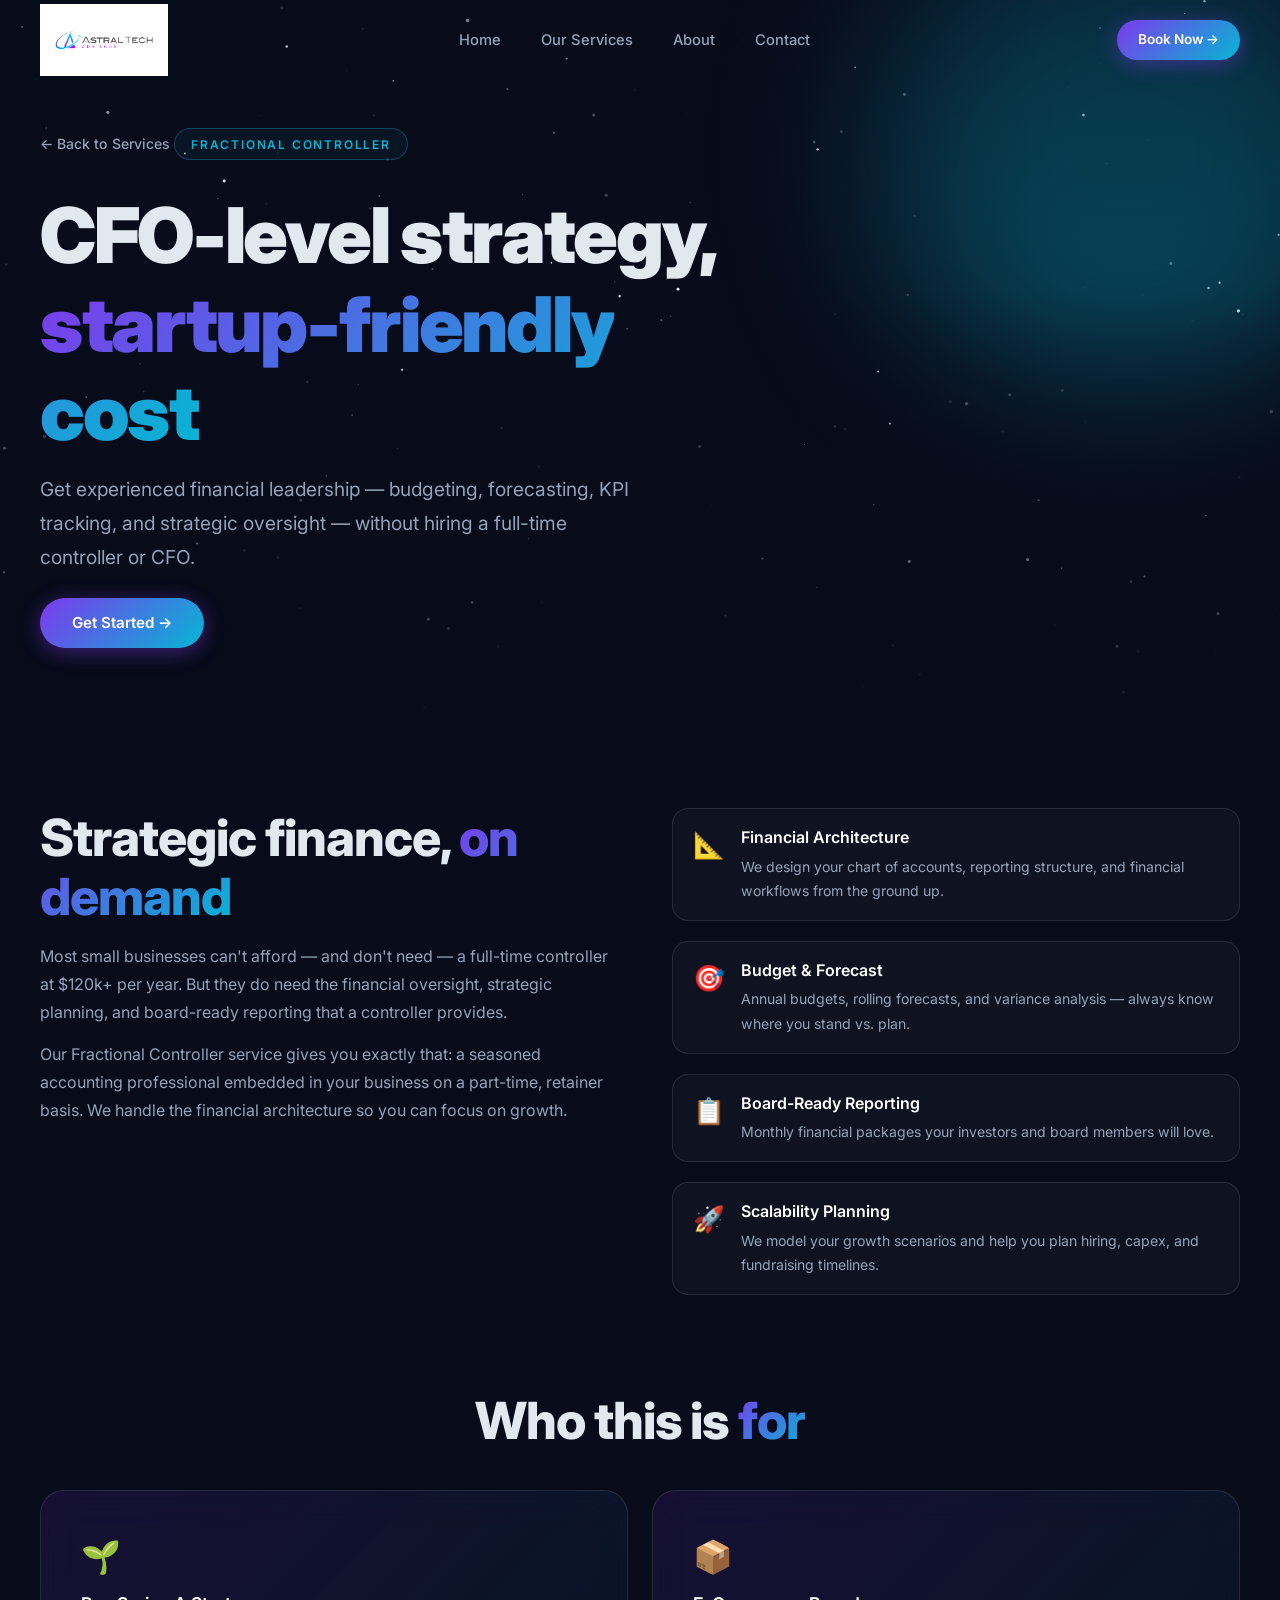
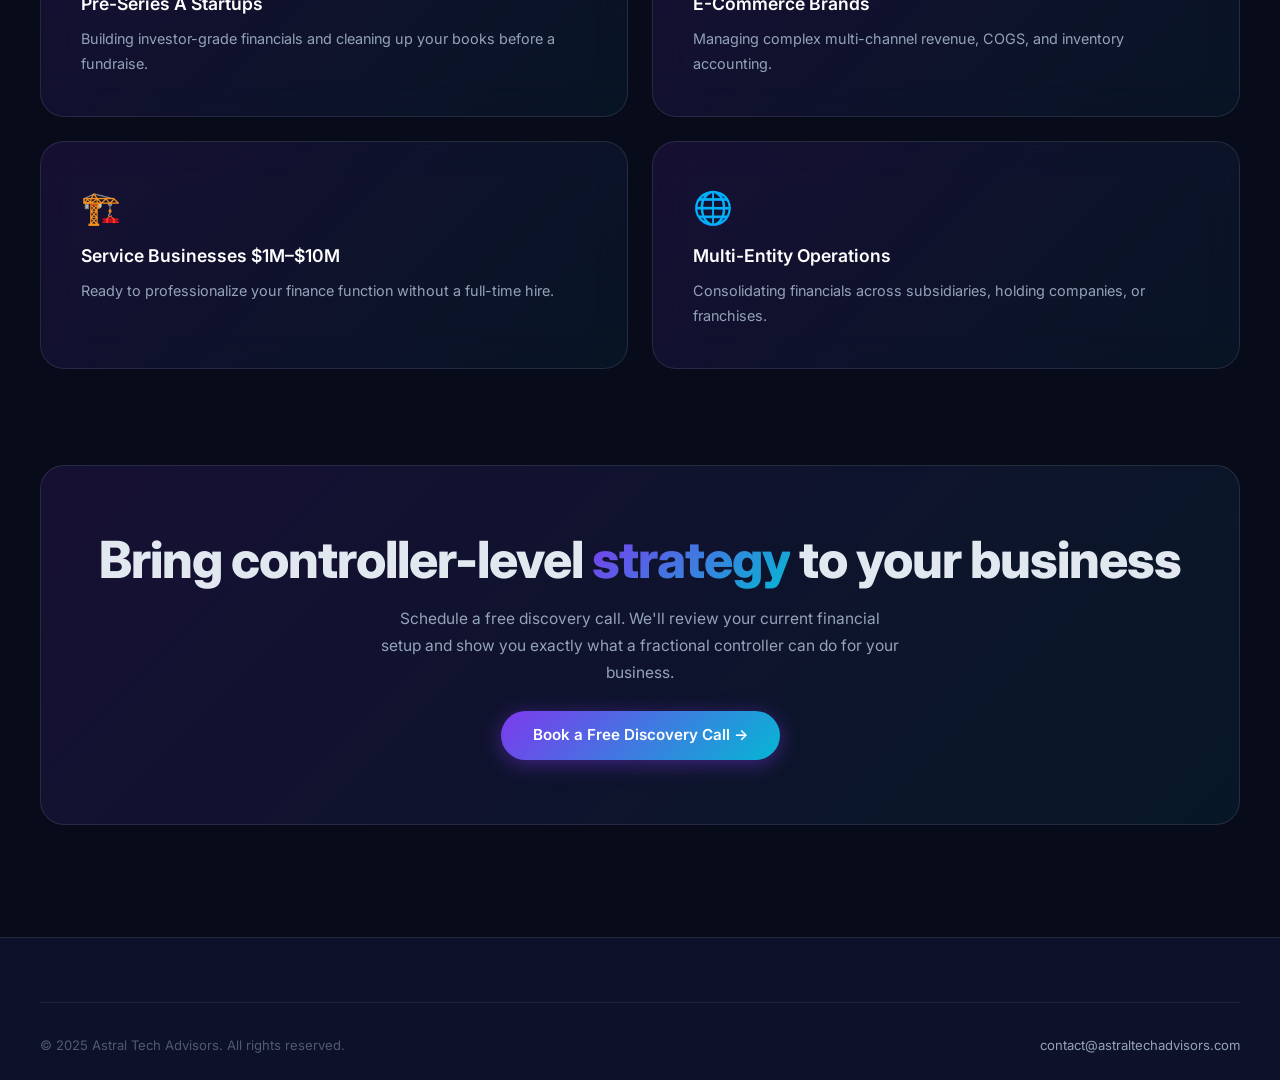
<file: fractional-controller.html>
<!DOCTYPE html>
<html lang="en">

<head>
    <meta charset="UTF-8" />
    <meta name="viewport" content="width=device-width, initial-scale=1.0" />
    <title>Fractional Controller — Astral Tech Advisors</title>
    <meta name="description"
        content="Strategic financial leadership without the cost of a full-time hire. Scalable planning, forecasting, and oversight that grows with your business." />
    <link rel="preconnect" href="https://fonts.googleapis.com" />
    <link rel="stylesheet" href="index.css" />
    <link rel="stylesheet" href="landing.css" />
</head>

<body>
    <nav class="navbar scrolled" id="navbar">
        <div class="container">
            <div class="nav-inner">
                <a href="index.html" class="nav-logo"><img src="logo.jpg" alt="Astral Tech Advisors"
                        class="nav-logo-img" /></a>
                <ul class="nav-links" id="nav-links">
                    <li><a href="index.html">Home</a></li>
                    <li><a href="index.html#services">Our Services</a></li>
                    <li><a href="index.html#about">About</a></li>
                    <li><a href="index.html#contact">Contact</a></li>
                </ul>
                <a href="https://calendly.com" target="_blank" class="btn btn-primary btn-sm nav-cta">Book Now →</a>
                <button class="hamburger" id="hamburger"
                    aria-label="Toggle menu"><span></span><span></span><span></span></button>
            </div>
        </div>
    </nav>

    <header class="landing-hero">
        <canvas id="landing-canvas"></canvas>
        <div class="hero-overlay"></div>
        <div class="orb orb-cyan" style="width:500px;height:500px;top:-100px;right:-100px;"></div>
        <div class="container">
            <div class="landing-hero-content">
                <a href="index.html#services" class="back-link">← Back to Services</a>
                <div class="section-label">Fractional Controller</div>
                <h1>CFO-level strategy, <span class="gradient-text">startup-friendly cost</span></h1>
                <p class="hero-subtitle">Get experienced financial leadership — budgeting, forecasting, KPI tracking,
                    and strategic oversight — without hiring a full-time controller or CFO.</p>
                <a href="index.html#contact" class="btn btn-primary">Get Started →</a>
            </div>
        </div>
    </header>

    <main class="landing-main">
        <div class="container">

            <section class="landing-section reveal">
                <div class="landing-section-grid">
                    <div>
                        <h2>Strategic finance, <span class="gradient-text">on demand</span></h2>
                        <p>Most small businesses can't afford — and don't need — a full-time controller at $120k+ per
                            year. But they do need the financial oversight, strategic planning, and board-ready
                            reporting that a controller provides.</p>
                        <p>Our Fractional Controller service gives you exactly that: a seasoned accounting professional
                            embedded in your business on a part-time, retainer basis. We handle the financial
                            architecture so you can focus on growth.</p>
                    </div>
                    <div class="feature-list">
                        <div class="feature-item">
                            <div class="feature-icon">📐</div>
                            <div><strong>Financial Architecture</strong>
                                <p>We design your chart of accounts, reporting structure, and financial workflows from
                                    the ground up.</p>
                            </div>
                        </div>
                        <div class="feature-item">
                            <div class="feature-icon">🎯</div>
                            <div><strong>Budget & Forecast</strong>
                                <p>Annual budgets, rolling forecasts, and variance analysis — always know where you
                                    stand vs. plan.</p>
                            </div>
                        </div>
                        <div class="feature-item">
                            <div class="feature-icon">📋</div>
                            <div><strong>Board-Ready Reporting</strong>
                                <p>Monthly financial packages your investors and board members will love.</p>
                            </div>
                        </div>
                        <div class="feature-item">
                            <div class="feature-icon">🚀</div>
                            <div><strong>Scalability Planning</strong>
                                <p>We model your growth scenarios and help you plan hiring, capex, and fundraising
                                    timelines.</p>
                            </div>
                        </div>
                    </div>
                </div>
            </section>

            <section class="landing-section reveal">
                <h2 class="text-center">Who this is <span class="gradient-text">for</span></h2>
                <div class="who-grid">
                    <div class="glass-card who-card">
                        <div class="who-icon">🌱</div>
                        <h3>Pre-Series A Startups</h3>
                        <p>Building investor-grade financials and cleaning up your books before a fundraise.</p>
                    </div>
                    <div class="glass-card who-card">
                        <div class="who-icon">📦</div>
                        <h3>E-Commerce Brands</h3>
                        <p>Managing complex multi-channel revenue, COGS, and inventory accounting.</p>
                    </div>
                    <div class="glass-card who-card">
                        <div class="who-icon">🏗️</div>
                        <h3>Service Businesses $1M–$10M</h3>
                        <p>Ready to professionalize your finance function without a full-time hire.</p>
                    </div>
                    <div class="glass-card who-card">
                        <div class="who-icon">🌐</div>
                        <h3>Multi-Entity Operations</h3>
                        <p>Consolidating financials across subsidiaries, holding companies, or franchises.</p>
                    </div>
                </div>
            </section>

            <section class="landing-cta reveal">
                <h2>Bring controller-level <span class="gradient-text">strategy</span> to your business</h2>
                <p>Schedule a free discovery call. We'll review your current financial setup and show you exactly what a
                    fractional controller can do for your business.</p>
                <a href="index.html#contact" class="btn btn-primary">Book a Free Discovery Call →</a>
            </section>

        </div>
    </main>

    <footer>
        <div class="container">
            <div class="footer-bottom" style="padding-top:2rem;border-top:1px solid rgba(255,255,255,0.08)">
                <span>© 2025 Astral Tech Advisors. All rights reserved.</span>
                <a href="mailto:contact@astraltechadvisors.com">contact@astraltechadvisors.com</a>
            </div>
        </div>
    </footer>
    <script src="main.js"></script>
</body>

</html>
</file>
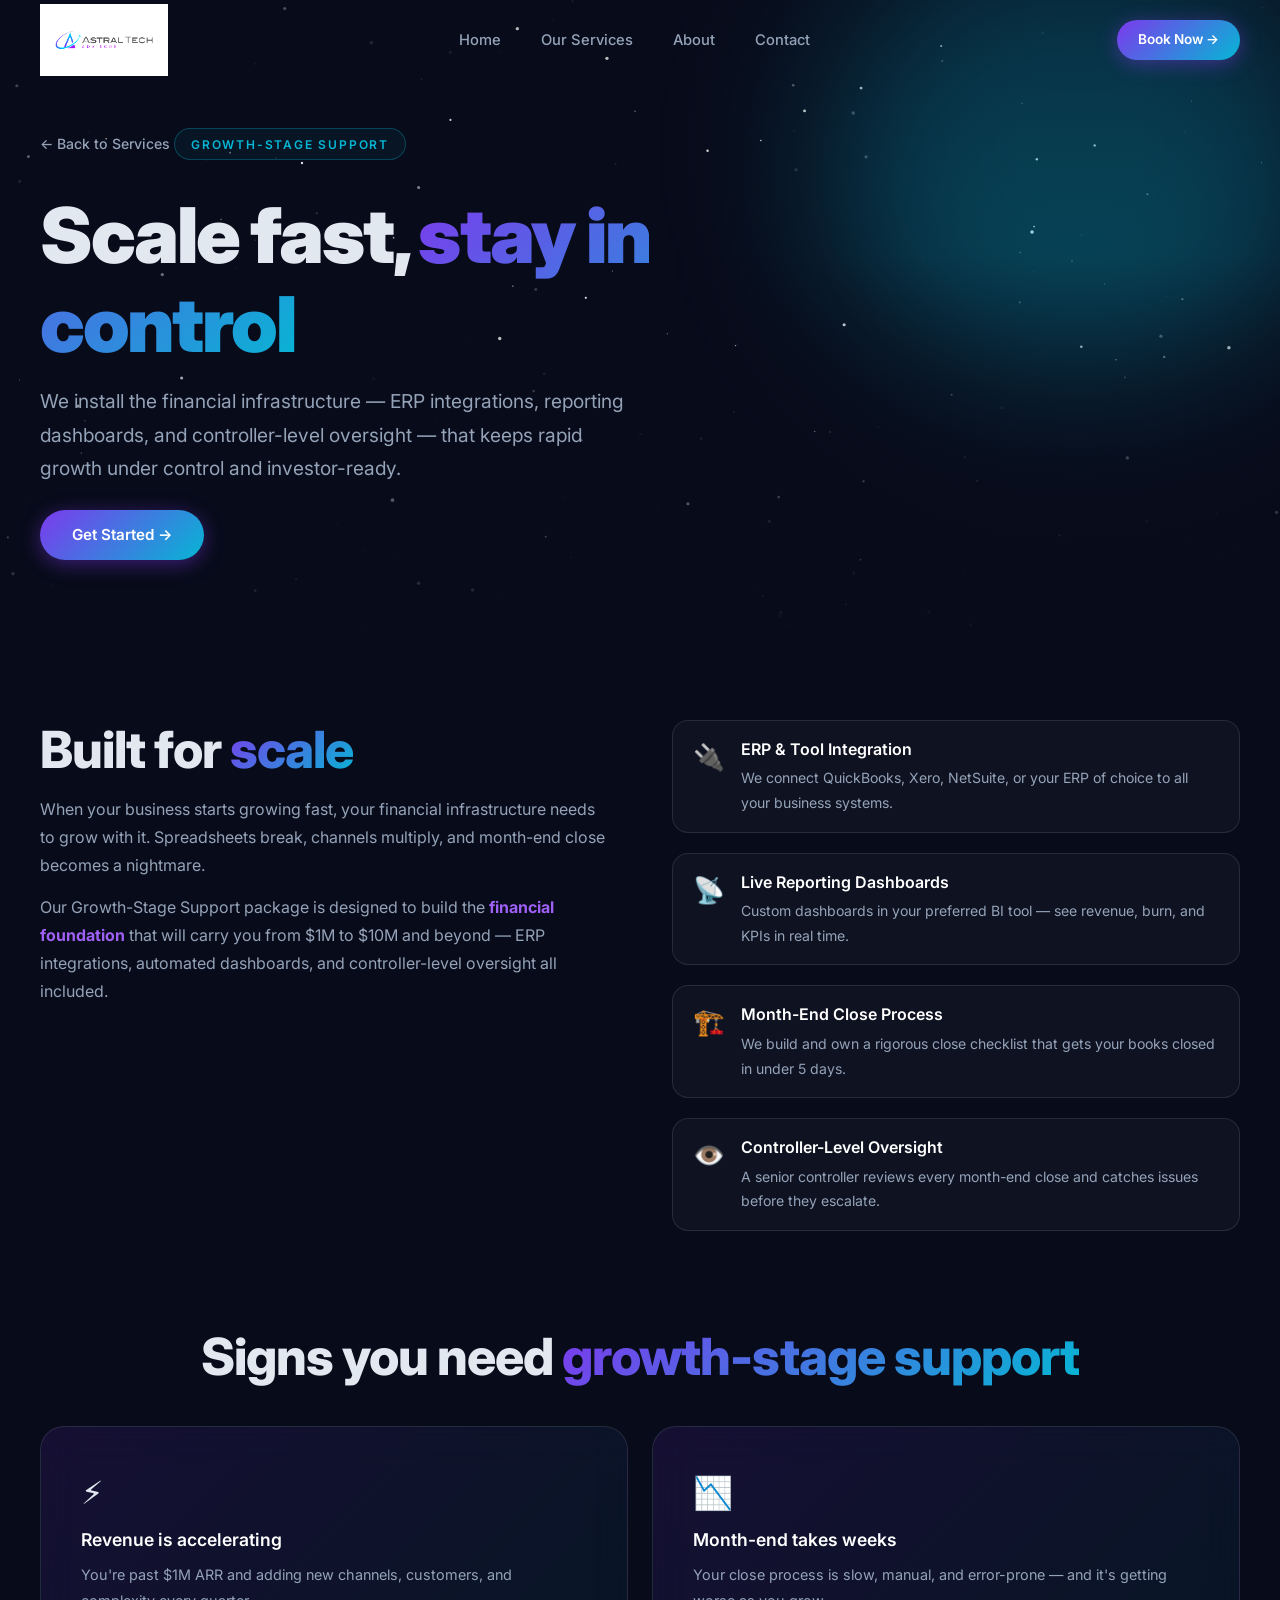
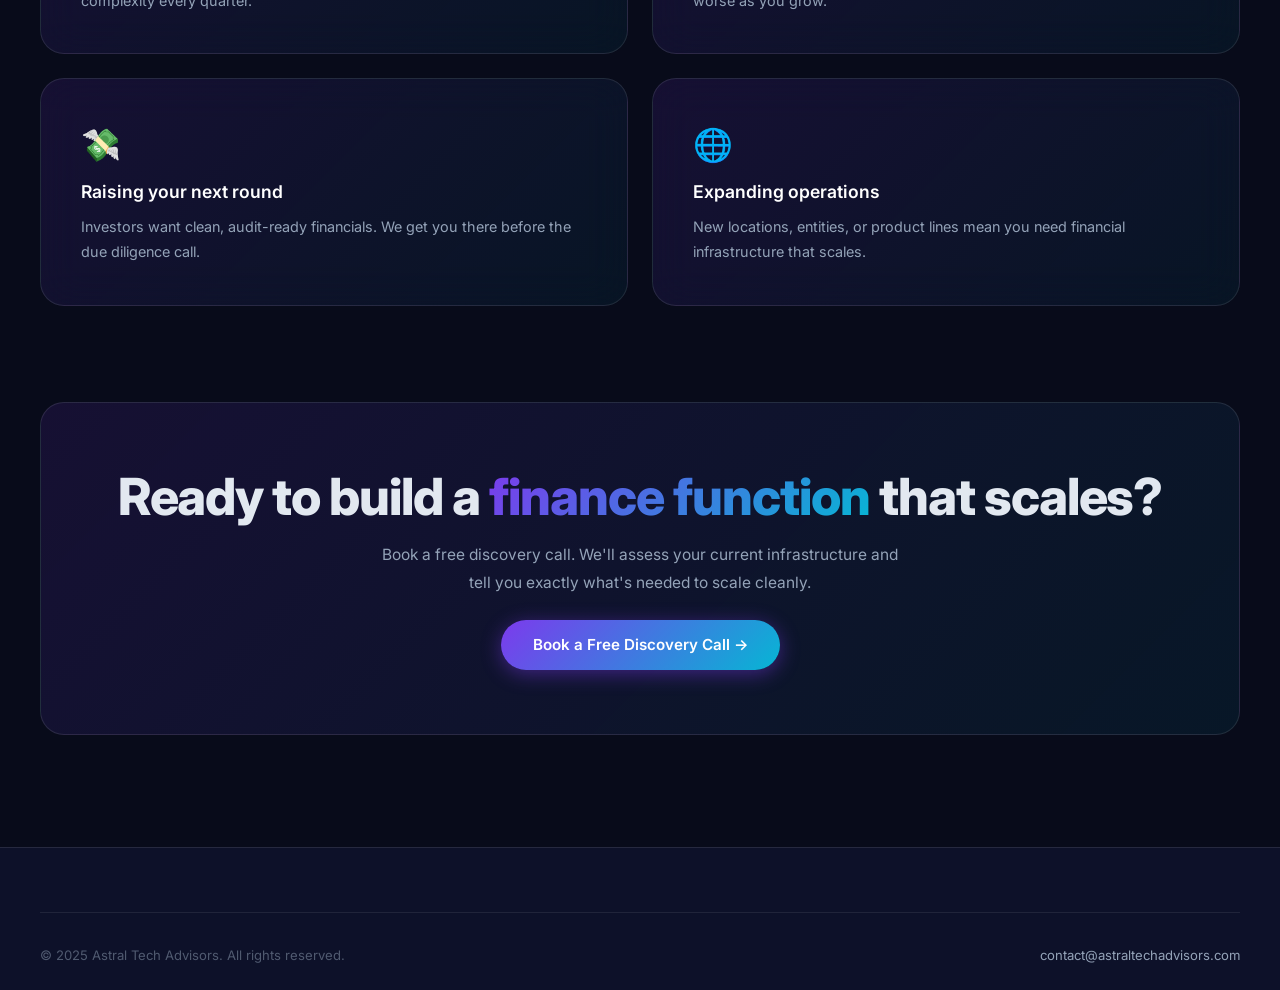
<file: growth-stage-support.html>
<!DOCTYPE html>
<html lang="en">

<head>
    <meta charset="UTF-8" />
    <meta name="viewport" content="width=device-width, initial-scale=1.0" />
    <title>Growth-Stage Support — Astral Tech Advisors</title>
    <meta name="description"
        content="ERP integrations, reporting dashboards, and controller-level oversight for businesses scaling fast." />
    <link rel="preconnect" href="https://fonts.googleapis.com" />
    <link rel="stylesheet" href="index.css" />
    <link rel="stylesheet" href="landing.css" />
</head>

<body>
    <nav class="navbar scrolled" id="navbar">
        <div class="container">
            <div class="nav-inner">
                <a href="index.html" class="nav-logo"><img src="logo.jpg" alt="Astral Tech Advisors"
                        class="nav-logo-img" /></a>
                <ul class="nav-links" id="nav-links">
                    <li><a href="index.html">Home</a></li>
                    <li><a href="index.html#services">Our Services</a></li>
                    <li><a href="index.html#about">About</a></li>
                    <li><a href="index.html#contact">Contact</a></li>
                </ul>
                <a href="https://calendly.com" target="_blank" class="btn btn-primary btn-sm nav-cta">Book Now →</a>
                <button class="hamburger" id="hamburger"
                    aria-label="Toggle menu"><span></span><span></span><span></span></button>
            </div>
        </div>
    </nav>

    <header class="landing-hero">
        <canvas id="landing-canvas"></canvas>
        <div class="hero-overlay"></div>
        <div class="orb orb-cyan" style="width:500px;height:500px;top:-100px;right:-50px;"></div>
        <div class="container">
            <div class="landing-hero-content">
                <a href="index.html#services" class="back-link">← Back to Services</a>
                <div class="section-label">Growth-Stage Support</div>
                <h1>Scale fast, <span class="gradient-text">stay in control</span></h1>
                <p class="hero-subtitle">We install the financial infrastructure — ERP integrations, reporting
                    dashboards, and controller-level oversight — that keeps rapid growth under control and
                    investor-ready.</p>
                <a href="index.html#contact" class="btn btn-primary">Get Started →</a>
            </div>
        </div>
    </header>

    <main class="landing-main">
        <div class="container">

            <section class="landing-section reveal">
                <div class="landing-section-grid">
                    <div>
                        <h2>Built for <span class="gradient-text">scale</span></h2>
                        <p>When your business starts growing fast, your financial infrastructure needs to grow with it.
                            Spreadsheets break, channels multiply, and month-end close becomes a nightmare.</p>
                        <p>Our Growth-Stage Support package is designed to build the <strong>financial
                                foundation</strong> that will carry you from $1M to $10M and beyond — ERP integrations,
                            automated dashboards, and controller-level oversight all included.</p>
                    </div>
                    <div class="feature-list">
                        <div class="feature-item">
                            <div class="feature-icon">🔌</div>
                            <div><strong>ERP & Tool Integration</strong>
                                <p>We connect QuickBooks, Xero, NetSuite, or your ERP of choice to all your business
                                    systems.</p>
                            </div>
                        </div>
                        <div class="feature-item">
                            <div class="feature-icon">📡</div>
                            <div><strong>Live Reporting Dashboards</strong>
                                <p>Custom dashboards in your preferred BI tool — see revenue, burn, and KPIs in real
                                    time.</p>
                            </div>
                        </div>
                        <div class="feature-item">
                            <div class="feature-icon">🏗️</div>
                            <div><strong>Month-End Close Process</strong>
                                <p>We build and own a rigorous close checklist that gets your books closed in under 5
                                    days.</p>
                            </div>
                        </div>
                        <div class="feature-item">
                            <div class="feature-icon">👁️</div>
                            <div><strong>Controller-Level Oversight</strong>
                                <p>A senior controller reviews every month-end close and catches issues before they
                                    escalate.</p>
                            </div>
                        </div>
                    </div>
                </div>
            </section>

            <section class="landing-section reveal">
                <h2 class="text-center">Signs you need <span class="gradient-text">growth-stage support</span></h2>
                <div class="who-grid">
                    <div class="glass-card who-card">
                        <div class="who-icon">⚡</div>
                        <h3>Revenue is accelerating</h3>
                        <p>You're past $1M ARR and adding new channels, customers, and complexity every quarter.</p>
                    </div>
                    <div class="glass-card who-card">
                        <div class="who-icon">📉</div>
                        <h3>Month-end takes weeks</h3>
                        <p>Your close process is slow, manual, and error-prone — and it's getting worse as you grow.</p>
                    </div>
                    <div class="glass-card who-card">
                        <div class="who-icon">💸</div>
                        <h3>Raising your next round</h3>
                        <p>Investors want clean, audit-ready financials. We get you there before the due diligence call.
                        </p>
                    </div>
                    <div class="glass-card who-card">
                        <div class="who-icon">🌐</div>
                        <h3>Expanding operations</h3>
                        <p>New locations, entities, or product lines mean you need financial infrastructure that scales.
                        </p>
                    </div>
                </div>
            </section>

            <section class="landing-cta reveal">
                <h2>Ready to build a <span class="gradient-text">finance function</span> that scales?</h2>
                <p>Book a free discovery call. We'll assess your current infrastructure and tell you exactly what's
                    needed to scale cleanly.</p>
                <a href="index.html#contact" class="btn btn-primary">Book a Free Discovery Call →</a>
            </section>
        </div>
    </main>

    <footer>
        <div class="container">
            <div class="footer-bottom" style="padding-top:2rem;border-top:1px solid rgba(255,255,255,0.08)">
                <span>© 2025 Astral Tech Advisors. All rights reserved.</span>
                <a href="mailto:contact@astraltechadvisors.com">contact@astraltechadvisors.com</a>
            </div>
        </div>
    </footer>
    <script src="main.js"></script>
</body>

</html>
</file>
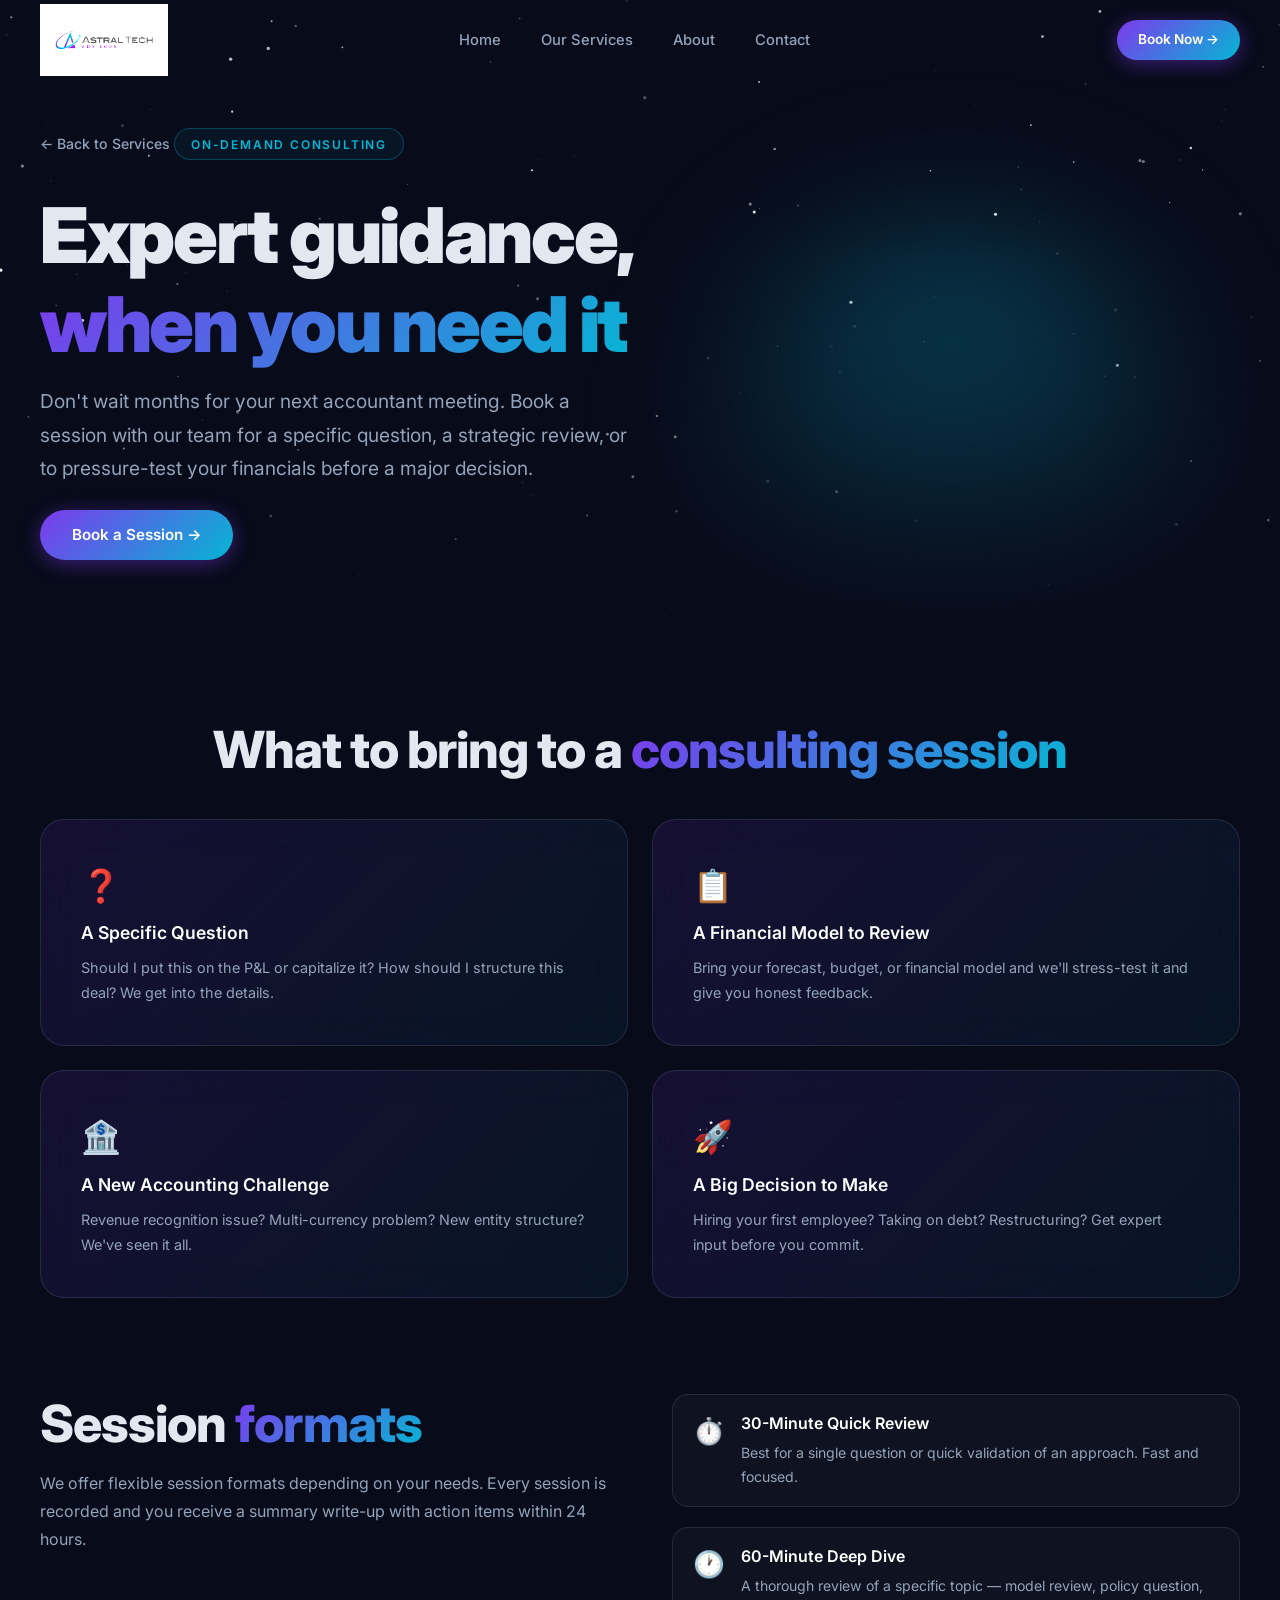
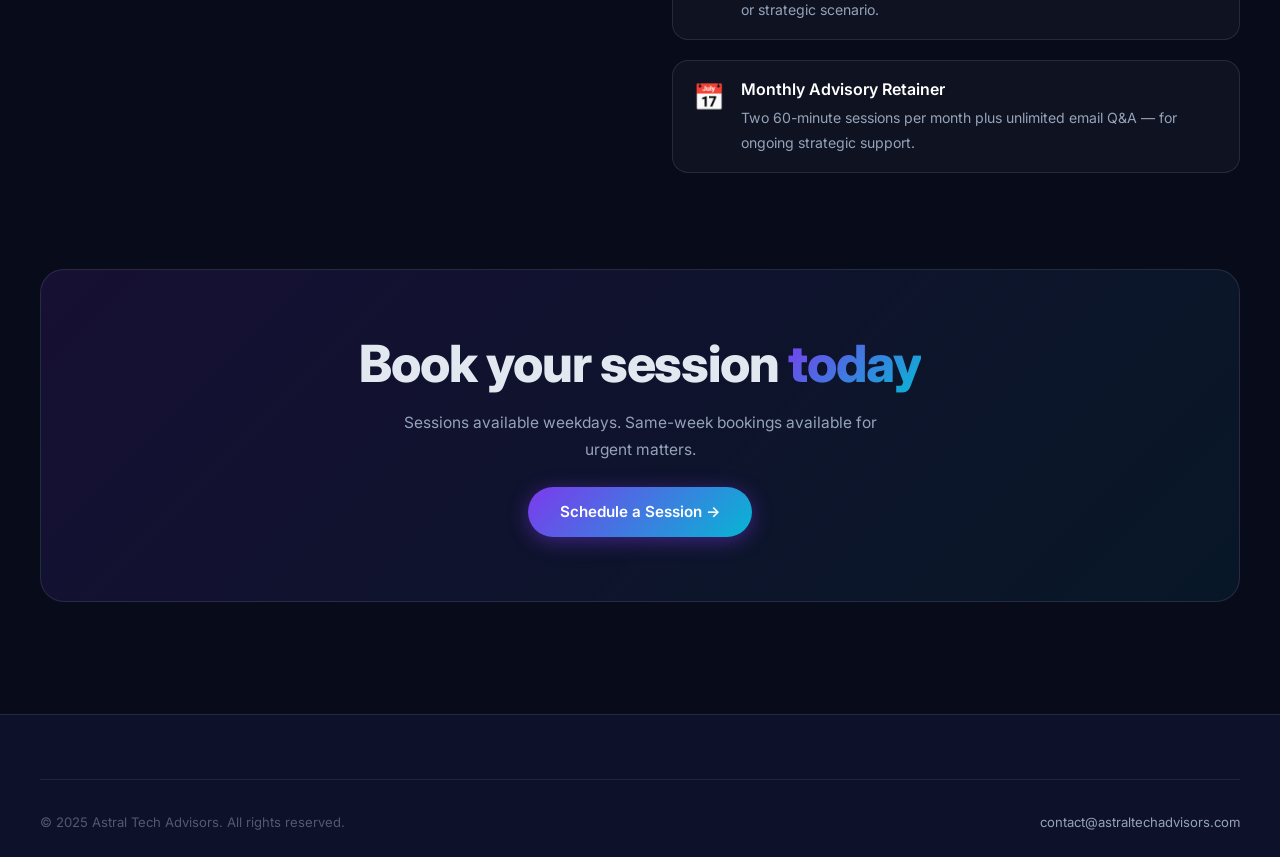
<file: on-demand-consulting.html>
<!DOCTYPE html>
<html lang="en">

<head>
    <meta charset="UTF-8" />
    <meta name="viewport" content="width=device-width, initial-scale=1.0" />
    <title>On-Demand Consulting — Astral Tech Advisors</title>
    <meta name="description"
        content="Expert accounting and financial guidance exactly when you need it — book a session for specific questions or strategic reviews." />
    <link rel="preconnect" href="https://fonts.googleapis.com" />
    <link rel="stylesheet" href="index.css" />
    <link rel="stylesheet" href="landing.css" />
</head>

<body>
    <nav class="navbar scrolled" id="navbar">
        <div class="container">
            <div class="nav-inner">
                <a href="index.html" class="nav-logo"><img src="logo.jpg" alt="Astral Tech Advisors"
                        class="nav-logo-img" /></a>
                <ul class="nav-links" id="nav-links">
                    <li><a href="index.html">Home</a></li>
                    <li><a href="index.html#services">Our Services</a></li>
                    <li><a href="index.html#about">About</a></li>
                    <li><a href="index.html#contact">Contact</a></li>
                </ul>
                <a href="https://calendly.com" target="_blank" class="btn btn-primary btn-sm nav-cta">Book Now →</a>
                <button class="hamburger" id="hamburger"
                    aria-label="Toggle menu"><span></span><span></span><span></span></button>
            </div>
        </div>
    </nav>

    <header class="landing-hero">
        <canvas id="landing-canvas"></canvas>
        <div class="hero-overlay"></div>
        <div class="orb orb-cyan" style="width:400px;height:400px;bottom:0;right:10%;"></div>
        <div class="container">
            <div class="landing-hero-content">
                <a href="index.html#services" class="back-link">← Back to Services</a>
                <div class="section-label">On-Demand Consulting</div>
                <h1>Expert guidance, <span class="gradient-text">when you need it</span></h1>
                <p class="hero-subtitle">Don't wait months for your next accountant meeting. Book a session with our
                    team for a specific question, a strategic review, or to pressure-test your financials before a major
                    decision.</p>
                <a href="https://calendly.com" target="_blank" class="btn btn-primary">Book a Session →</a>
            </div>
        </div>
    </header>

    <main class="landing-main">
        <div class="container">

            <section class="landing-section reveal">
                <h2 class="text-center">What to bring to a <span class="gradient-text">consulting session</span></h2>
                <div class="who-grid">
                    <div class="glass-card who-card">
                        <div class="who-icon">❓</div>
                        <h3>A Specific Question</h3>
                        <p>Should I put this on the P&L or capitalize it? How should I structure this deal? We get into
                            the details.</p>
                    </div>
                    <div class="glass-card who-card">
                        <div class="who-icon">📋</div>
                        <h3>A Financial Model to Review</h3>
                        <p>Bring your forecast, budget, or financial model and we'll stress-test it and give you honest
                            feedback.</p>
                    </div>
                    <div class="glass-card who-card">
                        <div class="who-icon">🏦</div>
                        <h3>A New Accounting Challenge</h3>
                        <p>Revenue recognition issue? Multi-currency problem? New entity structure? We've seen it all.
                        </p>
                    </div>
                    <div class="glass-card who-card">
                        <div class="who-icon">🚀</div>
                        <h3>A Big Decision to Make</h3>
                        <p>Hiring your first employee? Taking on debt? Restructuring? Get expert input before you
                            commit.</p>
                    </div>
                </div>
            </section>

            <section class="landing-section reveal">
                <div class="landing-section-grid">
                    <div>
                        <h2>Session <span class="gradient-text">formats</span></h2>
                        <p>We offer flexible session formats depending on your needs. Every session is recorded and you
                            receive a summary write-up with action items within 24 hours.</p>
                    </div>
                    <div class="feature-list">
                        <div class="feature-item">
                            <div class="feature-icon">⏱️</div>
                            <div><strong>30-Minute Quick Review</strong>
                                <p>Best for a single question or quick validation of an approach. Fast and focused.</p>
                            </div>
                        </div>
                        <div class="feature-item">
                            <div class="feature-icon">🕐</div>
                            <div><strong>60-Minute Deep Dive</strong>
                                <p>A thorough review of a specific topic — model review, policy question, or strategic
                                    scenario.</p>
                            </div>
                        </div>
                        <div class="feature-item">
                            <div class="feature-icon">📅</div>
                            <div><strong>Monthly Advisory Retainer</strong>
                                <p>Two 60-minute sessions per month plus unlimited email Q&A — for ongoing strategic
                                    support.</p>
                            </div>
                        </div>
                    </div>
                </div>
            </section>

            <section class="landing-cta reveal">
                <h2>Book your session <span class="gradient-text">today</span></h2>
                <p>Sessions available weekdays. Same-week bookings available for urgent matters.</p>
                <a href="index.html#contact" class="btn btn-primary">Schedule a Session →</a>
            </section>
        </div>
    </main>

    <footer>
        <div class="container">
            <div class="footer-bottom" style="padding-top:2rem;border-top:1px solid rgba(255,255,255,0.08)">
                <span>© 2025 Astral Tech Advisors. All rights reserved.</span>
                <a href="mailto:contact@astraltechadvisors.com">contact@astraltechadvisors.com</a>
            </div>
        </div>
    </footer>
    <script src="main.js"></script>
</body>

</html>
</file>
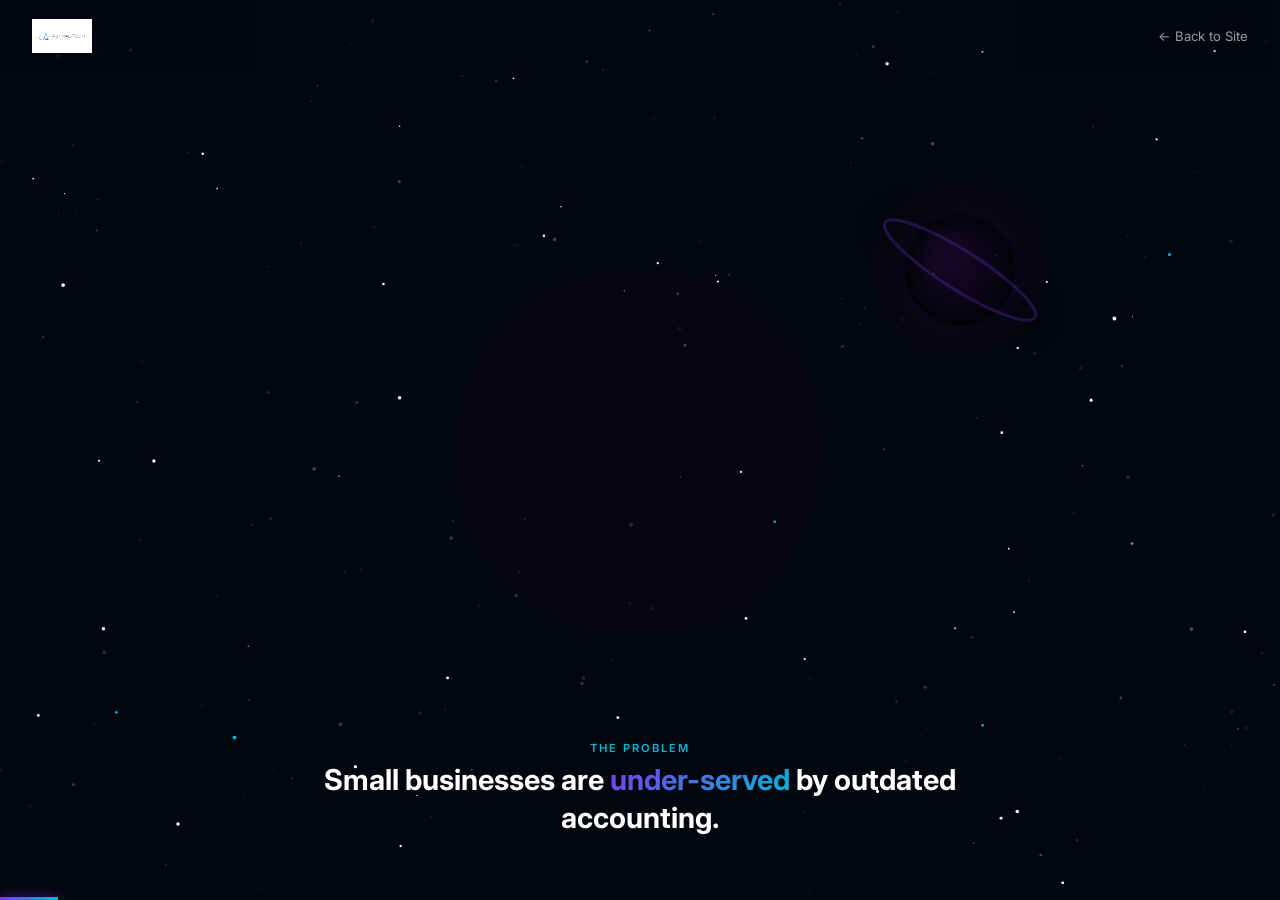
<file: video.html>
<!DOCTYPE html>
<html lang="en">

<head>
    <meta charset="UTF-8" />
    <meta name="viewport" content="width=device-width, initial-scale=1.0" />
    <title>Our Story — Astral Tech Advisors</title>
    <meta name="description"
        content="Accounting experts powered by space-age automation. Watch the Astral Tech Advisors story." />
    <link rel="preconnect" href="https://fonts.googleapis.com" />
    <link rel="preconnect" href="https://fonts.gstatic.com" crossorigin />
    <link href="https://fonts.googleapis.com/css2?family=Inter:wght@300;400;700;900&display=swap" rel="stylesheet" />
    <style>
        *,
        *::before,
        *::after {
            box-sizing: border-box;
            margin: 0;
            padding: 0;
        }

        html,
        body {
            width: 100%;
            height: 100%;
            background: #04060F;
            font-family: 'Inter', sans-serif;
            color: #fff;
            overflow: hidden;
        }

        #stage {
            position: fixed;
            inset: 0;
        }

        /* UI chrome */
        .top-bar {
            position: fixed;
            top: 0;
            left: 0;
            right: 0;
            padding: 1.2rem 2rem;
            display: flex;
            align-items: center;
            justify-content: space-between;
            z-index: 100;
            background: linear-gradient(to bottom, rgba(4, 6, 15, 0.9), transparent);
        }

        .logo-link {
            display: flex;
            align-items: center;
            gap: 0.5rem;
            text-decoration: none;
        }

        .logo-link img {
            height: 34px;
            mix-blend-mode: lighten;
            filter: brightness(1.2);
        }

        .back-btn {
            text-decoration: none;
            color: rgba(255, 255, 255, 0.6);
            font-size: 0.82rem;
            display: flex;
            align-items: center;
            gap: 0.4rem;
            transition: color 0.2s;
        }

        .back-btn:hover {
            color: #fff;
        }

        /* Progress bar */
        .progress-bar {
            position: fixed;
            bottom: 0;
            left: 0;
            height: 3px;
            background: linear-gradient(90deg, #7C3AED, #06B6D4);
            z-index: 100;
            transition: width 0.1s linear;
            box-shadow: 0 0 12px rgba(124, 58, 237, 0.8);
        }

        /* Subtitle captions */
        #caption {
            position: fixed;
            bottom: 4rem;
            left: 50%;
            transform: translateX(-50%);
            text-align: center;
            z-index: 100;
            max-width: 700px;
            pointer-events: none;
        }

        #caption-label {
            font-size: 0.7rem;
            font-weight: 600;
            letter-spacing: 0.18em;
            text-transform: uppercase;
            color: #06B6D4;
            margin-bottom: 0.4rem;
            opacity: 0;
            transition: opacity 0.5s;
        }

        #caption-text {
            font-size: clamp(1.1rem, 3vw, 1.8rem);
            font-weight: 700;
            line-height: 1.3;
            opacity: 0;
            transform: translateY(10px);
            transition: opacity 0.6s, transform 0.6s;
        }

        #caption-text .grad {
            background: linear-gradient(135deg, #7C3AED, #06B6D4);
            -webkit-background-clip: text;
            background-clip: text;
            -webkit-text-fill-color: transparent;
        }

        #caption-text.visible {
            opacity: 1;
            transform: translateY(0);
        }

        #caption-label.visible {
            opacity: 1;
        }

        /* Replay button */
        #replay-btn {
            position: fixed;
            bottom: 6rem;
            left: 50%;
            transform: translateX(-50%);
            background: linear-gradient(135deg, #7C3AED, #06B6D4);
            color: #fff;
            border: none;
            border-radius: 999px;
            padding: 0.75rem 2rem;
            font-family: 'Inter', sans-serif;
            font-size: 0.95rem;
            font-weight: 600;
            cursor: pointer;
            display: none;
            z-index: 200;
            box-shadow: 0 0 30px rgba(124, 58, 237, 0.6);
            transition: transform 0.2s, box-shadow 0.2s;
        }

        #replay-btn:hover {
            transform: translateX(-50%) translateY(-2px);
            box-shadow: 0 0 40px rgba(124, 58, 237, 0.9);
        }
    </style>
</head>

<body>

    <div class="top-bar">
        <a href="index.html" class="logo-link">
            <img src="logo.jpg" alt="Astral Tech Advisors" />
        </a>
        <a href="index.html" class="back-btn">← Back to Site</a>
    </div>

    <canvas id="stage"></canvas>

    <div id="caption">
        <div id="caption-label"></div>
        <div id="caption-text"></div>
    </div>

    <div class="progress-bar" id="progress-bar" style="width:0%"></div>
    <button id="replay-btn" onclick="startAnimation()">↺ Watch Again</button>

    <script>
        'use strict';

        const canvas = document.getElementById('stage');
        const ctx = canvas.getContext('2d');
        const W = () => canvas.width;
        const H = () => canvas.height;

        function resize() {
            canvas.width = window.innerWidth;
            canvas.height = window.innerHeight;
        }
        resize();
        window.addEventListener('resize', resize);

        /* ─── UTILITIES ─── */
        const lerp = (a, b, t) => a + (b - a) * t;
        const clamp = (v, lo, hi) => Math.max(lo, Math.min(hi, v));
        const easeOut = t => 1 - Math.pow(1 - t, 3);
        const easeInOut = t => t < 0.5 ? 4 * t * t * t : 1 - Math.pow(-2 * t + 2, 3) / 2;

        /* ─── STAR FIELD ─── */
        let stars = [];
        function buildStars(n = 300) {
            stars = Array.from({ length: n }, () => ({
                x: Math.random(), y: Math.random(),
                r: Math.random() * 1.6 + 0.3,
                a: Math.random(),
                s: Math.random() * 0.0008 + 0.0002,
                p: Math.random() * Math.PI * 2,
                c: Math.random() > 0.8 ? '#06B6D4' : '#fff',
            }));
        }
        buildStars();
        window.addEventListener('resize', () => buildStars());

        function drawStars(t, alpha = 1) {
            for (const s of stars) {
                const tw = s.a * (0.4 + 0.6 * Math.sin(t * s.s + s.p));
                ctx.save();
                ctx.globalAlpha = tw * alpha;
                ctx.fillStyle = s.c;
                ctx.beginPath();
                ctx.arc(s.x * W(), s.y * H(), s.r, 0, Math.PI * 2);
                ctx.fill();
                ctx.restore();
            }
        }

        /* ─── NEBULA ORBS ─── */
        function drawNebula(cx, cy, r, col, alpha, t = 0) {
            const px = typeof cx === 'function' ? cx() : cx * W();
            const py = typeof cy === 'function' ? cy() : cy * H();
            const pr = typeof r === 'function' ? r() : r * Math.min(W(), H());
            const g = ctx.createRadialGradient(px, py, 0, px, py, pr);
            g.addColorStop(0, col + (alpha * 0.7).toFixed(2) + ')');
            g.addColorStop(0.5, col + (alpha * 0.25).toFixed(2) + ')');
            g.addColorStop(1, col + '0)');
            ctx.fillStyle = g;
            ctx.beginPath();
            ctx.arc(px, py, pr, 0, Math.PI * 2);
            ctx.fill();
        }

        /* ─── DATA FLOWS (lines) ─── */
        function drawDataStream(x1, y1, x2, y2, progress, col, width = 2) {
            const ex = lerp(x1, x2, progress);
            const ey = lerp(y1, y2, progress);
            const grad = ctx.createLinearGradient(x1, y1, ex, ey);
            grad.addColorStop(0, 'transparent');
            grad.addColorStop(0.3, col);
            grad.addColorStop(1, col);
            ctx.save();
            ctx.strokeStyle = grad;
            ctx.lineWidth = width;
            ctx.shadowColor = col;
            ctx.shadowBlur = 8;
            ctx.beginPath();
            ctx.moveTo(x1, y1);
            ctx.lineTo(ex, ey);
            ctx.stroke();
            ctx.restore();

            // Endpoint glow dot
            ctx.save();
            ctx.globalAlpha = progress;
            ctx.fillStyle = col;
            ctx.shadowColor = col;
            ctx.shadowBlur = 14;
            ctx.beginPath();
            ctx.arc(ex, ey, 4, 0, Math.PI * 2);
            ctx.fill();
            ctx.restore();
        }

        /* ─── TEXT RENDERING ─── */
        function drawText(text, x, y, size, weight, col, alpha) {
            ctx.save();
            ctx.globalAlpha = alpha;
            ctx.fillStyle = col;
            ctx.font = `${weight} ${size}px Inter, sans-serif`;
            ctx.textAlign = 'center';
            ctx.textBaseline = 'middle';
            ctx.shadowColor = col;
            ctx.shadowBlur = 20;
            ctx.fillText(text, x, y);
            ctx.restore();
        }

        function drawGradientText(text, x, y, size, weight, alpha) {
            const g = ctx.createLinearGradient(x - 200, y, x + 200, y);
            g.addColorStop(0, '#7C3AED');
            g.addColorStop(1, '#06B6D4');
            ctx.save();
            ctx.globalAlpha = alpha;
            ctx.font = `${weight} ${size}px Inter, sans-serif`;
            ctx.textAlign = 'center';
            ctx.textBaseline = 'middle';
            ctx.fillStyle = g;
            ctx.shadowColor = '#7C3AED';
            ctx.shadowBlur = 30;
            ctx.fillText(text, x, y);
            ctx.restore();
        }

        /* ─── PLANET ─── */
        function drawPlanet(cx, cy, r, col1, col2, alpha, t) {
            ctx.save();
            ctx.globalAlpha = alpha;
            const g = ctx.createRadialGradient(cx - r * 0.3, cy - r * 0.3, r * 0.05, cx, cy, r);
            g.addColorStop(0, col1);
            g.addColorStop(0.6, col2);
            g.addColorStop(1, '#000');
            ctx.fillStyle = g;
            ctx.shadowColor = col1;
            ctx.shadowBlur = 40;
            ctx.beginPath();
            ctx.arc(cx, cy, r, 0, Math.PI * 2);
            ctx.fill();

            // Ring
            ctx.strokeStyle = 'rgba(124,58,237,0.4)';
            ctx.lineWidth = 3;
            ctx.beginPath();
            ctx.ellipse(cx, cy, r * 1.6, r * 0.35, Math.PI * 0.18, 0, Math.PI * 2);
            ctx.stroke();
            ctx.restore();
        }

        /* ─── LEDGER / GRID ─── */
        function drawLedger(cx, cy, w, h, progress, alpha) {
            ctx.save();
            ctx.globalAlpha = alpha;
            const rows = 5, cols = 3;
            const cw = w / cols, rh = h / rows;
            const revealed = Math.floor(progress * rows);

            ctx.strokeStyle = 'rgba(124,58,237,0.4)';
            ctx.lineWidth = 1;

            for (let r = 0; r <= Math.min(revealed + 1, rows); r++) {
                const y = cy - h / 2 + r * rh;
                ctx.beginPath();
                ctx.moveTo(cx - w / 2, y);
                ctx.lineTo(cx + w / 2, y);
                ctx.stroke();
            }
            for (let c = 0; c <= cols; c++) {
                ctx.beginPath();
                ctx.moveTo(cx - w / 2 + c * cw, cy - h / 2);
                ctx.lineTo(cx - w / 2 + c * cw, cy + Math.min(revealed, rows) * rh - h / 2);
                ctx.stroke();
            }

            // Fill rows with data shimmer
            const shimmerX = cx - w / 2 + (progress % 0.2) * 5 * w;
            for (let r = 0; r < revealed; r++) {
                const y = cy - h / 2 + r * rh;
                ctx.fillStyle = r % 2 === 0 ? 'rgba(124,58,237,0.06)' : 'transparent';
                ctx.fillRect(cx - w / 2, y, w, rh);

                const colW = [0.4, 0.3, 0.25];
                const colors = ['rgba(255,255,255,0.6)', 'rgba(6,182,212,0.7)', 'rgba(124,58,237,0.8)'];
                for (let c = 0; c < cols; c++) {
                    ctx.fillStyle = colors[c];
                    ctx.font = '11px Inter, monospace';
                    ctx.textAlign = 'center';
                    ctx.fillText(
                        c === 2 ? `$${(Math.random() * 10).toFixed(2)}k` : (c === 0 ? `Line ${r + 1}` : `Cat-${r + c}`),
                        cx - w / 2 + (c + 0.5) * cw,
                        y + rh / 2
                    );
                }
            }
            ctx.restore();
        }

        /* ─── AUTOMATION NODES ─── */
        function drawAutomationGraph(t, alpha) {
            const cx = W() / 2, cy = H() / 2;
            const nodes = [
                { x: cx - 260, y: cy - 80, label: 'Bank Feed', icon: '🏦', col: '#7C3AED' },
                { x: cx, y: cy - 160, label: 'n8n Flow', icon: '⚡', col: '#06B6D4' },
                { x: cx + 260, y: cy - 80, label: 'QuickBooks', icon: '📊', col: '#7C3AED' },
                { x: cx - 200, y: cy + 100, label: 'Payroll', icon: '💰', col: '#9F60F5' },
                { x: cx, y: cy + 60, label: 'Automation', icon: '🤖', col: '#22D3EE' },
                { x: cx + 200, y: cy + 100, label: 'Dashboard', icon: '📈', col: '#06B6D4' },
            ];

            const edges = [
                [0, 1], [0, 4], [1, 2], [1, 4], [3, 4], [4, 5], [4, 2]
            ];

            const progress = clamp((t - 0.2) / 0.6, 0, 1);

            // Draw edges
            for (const [a, b] of edges) {
                const na = nodes[a], nb = nodes[b];
                const ep = easeOut(clamp(progress * 1.5 - 0.1, 0, 1));
                drawDataStream(na.x, na.y, nb.x, nb.y, ep, na.col, 1.5);
            }

            // Draw nodes
            for (let i = 0; i < nodes.length; i++) {
                const nd = nodes[i];
                const np = easeOut(clamp((t - i * 0.05) * 3, 0, 1));
                ctx.save();
                ctx.globalAlpha = alpha * np;

                // Glow ring
                const gr = ctx.createRadialGradient(nd.x, nd.y, 0, nd.x, nd.y, 45);
                gr.addColorStop(0, nd.col + '40');
                gr.addColorStop(1, nd.col + '00');
                ctx.fillStyle = gr;
                ctx.beginPath();
                ctx.arc(nd.x, nd.y, 45, 0, Math.PI * 2);
                ctx.fill();

                // Node circle
                ctx.fillStyle = 'rgba(8,11,26,0.9)';
                ctx.strokeStyle = nd.col;
                ctx.lineWidth = 2;
                ctx.beginPath();
                ctx.arc(nd.x, nd.y, 28, 0, Math.PI * 2);
                ctx.fill();
                ctx.stroke();

                // Icon
                ctx.font = '18px sans-serif';
                ctx.textAlign = 'center';
                ctx.textBaseline = 'middle';
                ctx.fillStyle = '#fff';
                ctx.fillText(nd.icon, nd.x, nd.y);

                // Label
                ctx.font = '600 11px Inter';
                ctx.fillStyle = 'rgba(255,255,255,0.75)';
                ctx.fillText(nd.label, nd.x, nd.y + 42);

                ctx.restore();
            }
        }

        /* ─── CAPTION SYSTEM ─── */
        const captionEl = document.getElementById('caption-text');
        const captionLbl = document.getElementById('caption-label');
        let currentCaption = '';

        const CAPTIONS = [
            // [startFraction, endFraction, label, html]
            [0.02, 0.18, 'THE PROBLEM', 'Small businesses are <span class="grad">under-served</span> by outdated accounting.'],
            [0.20, 0.35, 'OUR MISSION', 'We level the playing field with <span class="grad">expert guidance & modern automation.</span>'],
            [0.37, 0.52, 'BOOKKEEPING', 'Real-time books — automatically reconciled, <span class="grad">always accurate.</span>'],
            [0.54, 0.68, 'AUTOMATION', 'n8n · Make · Zapier — your back-office <span class="grad">runs itself.</span>'],
            [0.70, 0.84, 'EXPERTISE', 'Decades of corporate accounting experience, <span class="grad">at your fingertips.</span>'],
            [0.86, 1.00, 'ASTRAL TECH ADVISORS', '<span class="grad">Astral clarity for your business.</span>'],
        ];

        function updateCaption(progress) {
            const match = CAPTIONS.find(c => progress >= c[0] && progress < c[1]);
            if (!match) {
                captionEl.classList.remove('visible');
                captionLbl.classList.remove('visible');
                return;
            }
            const html = match[3];
            if (captionEl.innerHTML !== html) {
                captionEl.classList.remove('visible');
                captionLbl.classList.remove('visible');
                setTimeout(() => {
                    captionEl.innerHTML = html;
                    captionLbl.textContent = match[2];
                    captionEl.classList.add('visible');
                    captionLbl.classList.add('visible');
                }, 200);
            }
        }

        /* ─── ANIMATION TIMELINE (30 seconds) ─── */
        const DURATION = 30000; // ms
        let startTime = null;
        let animId = null;
        let finished = false;

        function animate(ts) {
            if (!startTime) startTime = ts;
            const elapsed = ts - startTime;
            const progress = clamp(elapsed / DURATION, 0, 1);
            const t = elapsed / 1000; // seconds

            // Progress bar
            document.getElementById('progress-bar').style.width = (progress * 100) + '%';

            ctx.clearRect(0, 0, W(), H());

            // ── Background
            ctx.fillStyle = '#04060F';
            ctx.fillRect(0, 0, W(), H());

            // ─── SCENE 1 (0–5s): PROBLEM — barren world, few stars
            if (elapsed < 5000) {
                const p = elapsed / 5000;
                const starAlpha = lerp(0.2, 0.6, p);
                drawStars(t, starAlpha);
                drawNebula(0.5, 0.5, 0.4, 'rgba(40,0,60,', lerp(0, 0.3, p));
                // A distant planet
                const pr = lerp(0, 1, easeOut(p));
                drawPlanet(W() * 0.75, H() * 0.3, 90 * pr, '#1a0a2e', '#0a0515', pr, t);
                // Dim ledger fragments
                drawLedger(W() * 0.38, H() * 0.52, 240, 150, p * 0.3, p * 0.4);
            }

            // ─── SCENE 2 (4–10s): MISSION — stars bloom, nebula ignites
            if (elapsed > 4000 && elapsed < 10000) {
                const p = clamp((elapsed - 4000) / 6000, 0, 1);
                drawStars(t, lerp(0.5, 1, p));
                drawNebula(0.5, 0.4, 0.5, 'rgba(124,58,237,', lerp(0, 0.35, easeOut(p)));
                drawNebula(0.2, 0.7, 0.35, 'rgba(6,182,212,', lerp(0, 0.2, p));
                drawPlanet(W() * 0.75, H() * 0.3, 90, '#1a0a2e', '#0a0515', 1, t);
                // Ascent arrow / launch
                const launchY = lerp(H() * 0.9, H() * 0.1, easeOut(p));
                ctx.save();
                ctx.globalAlpha = p;
                ctx.font = '32px sans-serif';
                ctx.textAlign = 'center';
                ctx.fillText('🚀', W() * 0.5, launchY);
                ctx.restore();
                // Trail
                const gr = ctx.createLinearGradient(W() * 0.5, H() * 0.9, W() * 0.5, launchY);
                gr.addColorStop(0, 'transparent');
                gr.addColorStop(1, 'rgba(124,58,237,0.6)');
                ctx.save();
                ctx.strokeStyle = gr;
                ctx.lineWidth = 3;
                ctx.beginPath();
                ctx.moveTo(W() * 0.5, launchY + 30);
                ctx.lineTo(W() * 0.5, H() * 0.9);
                ctx.stroke();
                ctx.restore();
            }

            // ─── SCENE 3 (9–16s): BOOKKEEPING — ledger fills with data
            if (elapsed > 9000 && elapsed < 16000) {
                const p = clamp((elapsed - 9000) / 7000, 0, 1);
                drawStars(t, 0.8);
                drawNebula(0.5, 0.4, 0.5, 'rgba(124,58,237,', 0.3);
                drawNebula(0.8, 0.6, 0.3, 'rgba(6,182,212,', 0.2);
                // Ledger
                drawLedger(W() / 2, H() / 2, 360, 220, easeInOut(p), lerp(0, 1, easeOut(p)));
                // "DIGITAL LEDGER" label
                drawText('DIGITAL LEDGER', W() / 2, H() / 2 - 140, 12, '600', 'rgba(6,182,212,0.6)', p);
                // Orbiting rings
                for (let i = 0; i < 3; i++) {
                    const angle = t * 0.5 + i * Math.PI * 0.667;
                    const rx = W() / 2 + Math.cos(angle) * (200 + i * 40);
                    const ry = H() / 2 + Math.sin(angle) * (60 + i * 15);
                    ctx.save();
                    ctx.globalAlpha = 0.15 * p;
                    ctx.strokeStyle = i === 0 ? '#7C3AED' : '#06B6D4';
                    ctx.lineWidth = 1;
                    ctx.beginPath();
                    ctx.ellipse(W() / 2, H() / 2, 200 + i * 40, 60 + i * 15, 0, 0, Math.PI * 2);
                    ctx.stroke();
                    // dot on ring
                    ctx.globalAlpha = 0.6 * p;
                    ctx.fillStyle = i === 0 ? '#7C3AED' : '#06B6D4';
                    ctx.beginPath();
                    ctx.arc(rx, ry, 4, 0, Math.PI * 2);
                    ctx.fill();
                    ctx.restore();
                }
            }

            // ─── SCENE 4 (15–22s): AUTOMATION — node graph
            if (elapsed > 15000 && elapsed < 22000) {
                const p = clamp((elapsed - 15000) / 7000, 0, 1);
                drawStars(t, 0.9);
                drawNebula(0.3, 0.4, 0.45, 'rgba(124,58,237,', 0.28);
                drawNebula(0.7, 0.6, 0.4, 'rgba(6,182,212,', 0.22);
                drawAutomationGraph(p, 1);
                // Pulse rings from center node
                if (p > 0.4) {
                    const rp = (t * 1.5) % 1;
                    ctx.save();
                    ctx.globalAlpha = (1 - rp) * 0.4 * p;
                    ctx.strokeStyle = '#06B6D4';
                    ctx.lineWidth = 2;
                    ctx.beginPath();
                    ctx.arc(W() / 2, H() / 2 + 60, 28 + rp * 80, 0, Math.PI * 2);
                    ctx.stroke();
                    ctx.restore();
                }
            }

            // ─── SCENE 5 (21–27s): EXPERTISE — starfield at full brightness, logo reveal
            if (elapsed > 21000 && elapsed < 27000) {
                const p = clamp((elapsed - 21000) / 6000, 0, 1);
                drawStars(t, 1);
                drawNebula(0.5, 0.4, 0.6, 'rgba(124,58,237,', lerp(0.15, 0.4, p));
                drawNebula(0.2, 0.7, 0.5, 'rgba(6,182,212,', lerp(0.1, 0.3, p));

                // Constellations / connecting dots (simulating corporate + tech)
                const pts = [
                    [W() * 0.15, H() * 0.2], [W() * 0.3, H() * 0.35], [W() * 0.22, H() * 0.55],
                    [W() * 0.78, H() * 0.2], [W() * 0.88, H() * 0.4], [W() * 0.72, H() * 0.6],
                ];
                ctx.save();
                ctx.globalAlpha = 0.25 * p;
                ctx.strokeStyle = '#7C3AED';
                ctx.lineWidth = 1;
                for (let i = 0; i < pts.length - 1; i++) {
                    ctx.beginPath();
                    ctx.moveTo(pts[i][0], pts[i][1]);
                    ctx.lineTo(pts[i + 1][0], pts[i + 1][1]);
                    ctx.stroke();
                }
                for (const pt of pts) {
                    ctx.fillStyle = '#7C3AED';
                    ctx.beginPath();
                    ctx.arc(pt[0], pt[1], 3, 0, Math.PI * 2);
                    ctx.fill();
                }
                ctx.restore();

                // Big declaration text
                const ta = easeOut(clamp(p * 2, 0, 1));
                drawText('10+ years of corporate expertise', W() / 2, H() / 2 - 40, clamp(W() * 0.022, 14, 28), '400', 'rgba(255,255,255,0.7)', ta);
                drawGradientText('Now working for you.', W() / 2, H() / 2 + 20, clamp(W() * 0.03, 18, 38), '800', ta);
            }

            // ─── SCENE 6 (26–30s): FINALE — logo + tagline
            if (elapsed > 26000) {
                const p = clamp((elapsed - 26000) / 4000, 0, 1);
                drawStars(t, 1);
                drawNebula(0.5, 0.45, 0.65, 'rgba(124,58,237,', lerp(0.3, 0.45, p));
                drawNebula(0.5, 0.55, 0.5, 'rgba(6,182,212,', lerp(0.2, 0.35, p));

                // Large gradient headline
                const topA = easeOut(p);
                drawText('ASTRAL TECH ADVISORS', W() / 2, H() / 2 - 60, clamp(W() * 0.025, 16, 32), '900', '#fff', topA * 0.9);
                drawGradientText('Astral clarity for your business', W() / 2, H() / 2, clamp(W() * 0.04, 24, 56), '900', topA);
                drawText('contact@astraltechadvisors.com  |  astraltechadvisors.com', W() / 2, H() / 2 + 65, 14, '400', 'rgba(255,255,255,0.45)', topA * 0.8);

                // Starburst logo circle
                const sr = clamp(W() * 0.04, 30, 60) * easeOut(p);
                const sg = ctx.createRadialGradient(W() / 2, H() / 2 - 130, 0, W() / 2, H() / 2 - 130, sr);
                sg.addColorStop(0, 'rgba(124,58,237,0.9)');
                sg.addColorStop(1, 'rgba(6,182,212,0.0)');
                ctx.save();
                ctx.globalAlpha = easeOut(p);
                ctx.fillStyle = sg;
                ctx.beginPath();
                ctx.arc(W() / 2, H() / 2 - 130, sr, 0, Math.PI * 2);
                ctx.fill();
                ctx.font = `${sr * 0.9}px sans-serif`;
                ctx.textAlign = 'center';
                ctx.textBaseline = 'middle';
                ctx.fillStyle = '#fff';
                ctx.fillText('✦', W() / 2, H() / 2 - 130);
                ctx.restore();
            }

            // Update caption
            updateCaption(progress);

            // End
            if (progress >= 1 && !finished) {
                finished = true;
                captionEl.classList.remove('visible');
                captionLbl.classList.remove('visible');
                document.getElementById('replay-btn').style.display = 'block';
                return;
            }

            animId = requestAnimationFrame(animate);
        }

        function startAnimation() {
            if (animId) cancelAnimationFrame(animId);
            startTime = null;
            finished = false;
            document.getElementById('replay-btn').style.display = 'none';
            captionEl.innerHTML = '';
            captionEl.classList.remove('visible');
            captionLbl.classList.remove('visible');
            animId = requestAnimationFrame(animate);
        }

        startAnimation();
    </script>
</body>

</html>
</file>
<file: index.css>
/* ============================================================
   ASTRAL TECH ADVISORS — Design System
   ============================================================ */

/* ── Google Fonts ── */
@import url('https://fonts.googleapis.com/css2?family=Inter:wght@300;400;500;600;700;800;900&display=swap');

/* ── Design Tokens ── */
:root {
  /* Colors */
  --clr-bg: #080B1A;
  --clr-bg-2: #0D1129;
  --clr-surface: rgba(255, 255, 255, 0.04);
  --clr-border: rgba(255, 255, 255, 0.10);
  --clr-violet: #7C3AED;
  --clr-violet-l: #9F60F5;
  --clr-cyan: #06B6D4;
  --clr-cyan-l: #22D3EE;
  --clr-white: #FFFFFF;
  --clr-text: #E2E8F0;
  --clr-muted: #94A3B8;

  /* Gradients */
  --grad-accent: linear-gradient(135deg, var(--clr-violet), var(--clr-cyan));
  --grad-hero: radial-gradient(ellipse at 70% 50%, rgba(124, 58, 237, 0.35) 0%, rgba(6, 182, 212, 0.15) 50%, transparent 75%);
  --grad-card: linear-gradient(135deg, rgba(124, 58, 237, 0.12), rgba(6, 182, 212, 0.06));

  /* Typography */
  --ff-base: 'Inter', system-ui, sans-serif;
  --fw-light: 300;
  --fw-regular: 400;
  --fw-medium: 500;
  --fw-semibold: 600;
  --fw-bold: 700;
  --fw-extrabold: 800;
  --fw-black: 900;

  /* Spacing */
  --space-xs: 0.5rem;
  --space-sm: 1rem;
  --space-md: 1.5rem;
  --space-lg: 2.5rem;
  --space-xl: 4rem;
  --space-2xl: 7rem;

  /* Radius */
  --radius-sm: 8px;
  --radius-md: 16px;
  --radius-lg: 24px;
  --radius-pill: 999px;

  /* Shadows */
  --shadow-glow-v: 0 0 40px rgba(124, 58, 237, 0.25);
  --shadow-glow-c: 0 0 40px rgba(6, 182, 212, 0.20);
  --shadow-card: 0 8px 32px rgba(0, 0, 0, 0.4);

  /* Transitions */
  --ease-out: cubic-bezier(0.16, 1, 0.3, 1);
  --dur-fast: 200ms;
  --dur-base: 350ms;
  --dur-slow: 600ms;

  /* Z-index */
  --z-nav: 1000;
  --z-hero: 1;
  --z-modal: 2000;
}

/* ── Reset & Base ── */
*,
*::before,
*::after {
  box-sizing: border-box;
  margin: 0;
  padding: 0;
}

html {
  scroll-behavior: smooth;
  font-size: 16px;
}

body {
  font-family: var(--ff-base);
  background-color: var(--clr-bg);
  color: var(--clr-text);
  line-height: 1.6;
  overflow-x: hidden;
  -webkit-font-smoothing: antialiased;
}

img {
  max-width: 100%;
  display: block;
}

a {
  text-decoration: none;
  color: inherit;
}

ul {
  list-style: none;
}

button {
  cursor: pointer;
  border: none;
  background: none;
  font-family: inherit;
}

/* ── Typography ── */
h1,
h2,
h3,
h4 {
  line-height: 1.15;
  font-weight: var(--fw-bold);
}

h1 {
  font-size: clamp(2.8rem, 6vw, 5.5rem);
  font-weight: var(--fw-black);
  letter-spacing: -0.03em;
}

h2 {
  font-size: clamp(2rem, 4vw, 3.2rem);
  font-weight: var(--fw-extrabold);
  letter-spacing: -0.02em;
}

h3 {
  font-size: clamp(1.1rem, 2vw, 1.4rem);
  font-weight: var(--fw-semibold);
}

p {
  color: var(--clr-muted);
  line-height: 1.75;
}

.gradient-text {
  background: var(--grad-accent);
  -webkit-background-clip: text;
  background-clip: text;
  -webkit-text-fill-color: transparent;
}

.section-label {
  display: inline-flex;
  align-items: center;
  gap: 0.5rem;
  font-size: 0.75rem;
  font-weight: var(--fw-semibold);
  letter-spacing: 0.15em;
  text-transform: uppercase;
  color: var(--clr-cyan);
  padding: 0.35rem 1rem;
  border: 1px solid rgba(6, 182, 212, 0.3);
  border-radius: var(--radius-pill);
  background: rgba(6, 182, 212, 0.06);
  margin-bottom: var(--space-md);
}

/* ── Container ── */
.container {
  width: min(1200px, 100% - 3rem);
  margin-inline: auto;
}

/* ── Buttons ── */
.btn {
  display: inline-flex;
  align-items: center;
  gap: 0.5rem;
  padding: 0.8rem 2rem;
  border-radius: var(--radius-pill);
  font-size: 0.95rem;
  font-weight: var(--fw-semibold);
  transition: transform var(--dur-fast) var(--ease-out),
    box-shadow var(--dur-fast) var(--ease-out),
    opacity var(--dur-fast);
}

.btn:hover {
  transform: translateY(-2px);
}

.btn-primary {
  background: var(--grad-accent);
  color: var(--clr-white);
  box-shadow: 0 4px 20px rgba(124, 58, 237, 0.45);
}

.btn-primary:hover {
  box-shadow: 0 8px 30px rgba(124, 58, 237, 0.65);
}

.btn-ghost {
  color: var(--clr-white);
  border: 1.5px solid var(--clr-border);
  background: rgba(255, 255, 255, 0.05);
  backdrop-filter: blur(8px);
}

.btn-ghost:hover {
  border-color: rgba(124, 58, 237, 0.6);
  background: rgba(124, 58, 237, 0.1);
}

.btn-sm {
  padding: 0.55rem 1.3rem;
  font-size: 0.85rem;
}

/* ── Glassmorphism Card ── */
.glass-card {
  background: var(--grad-card);
  border: 1px solid var(--clr-border);
  border-radius: var(--radius-lg);
  backdrop-filter: blur(20px);
  -webkit-backdrop-filter: blur(20px);
  padding: var(--space-lg);
  transition: transform var(--dur-base) var(--ease-out),
    box-shadow var(--dur-base) var(--ease-out),
    border-color var(--dur-base);
  position: relative;
  overflow: hidden;
}

.glass-card::before {
  content: '';
  position: absolute;
  inset: 0;
  background: var(--grad-card);
  opacity: 0;
  transition: opacity var(--dur-base);
}

.glass-card:hover {
  transform: translateY(-6px);
  box-shadow: var(--shadow-card), var(--shadow-glow-v);
  border-color: rgba(124, 58, 237, 0.4);
}

.glass-card:hover::before {
  opacity: 1;
}

/* ── Orb / Glow blobs ── */
.orb {
  position: absolute;
  border-radius: 50%;
  filter: blur(80px);
  pointer-events: none;
  z-index: 0;
}

.orb-violet {
  background: rgba(124, 58, 237, 0.45);
}

.orb-cyan {
  background: rgba(6, 182, 212, 0.35);
}

/* ============================================================
   NAVIGATION
   ============================================================ */
.navbar {
  position: fixed;
  top: 0;
  inset-inline: 0;
  z-index: var(--z-nav);
  height: 80px;
  display: flex;
  align-items: center;
  transition: background var(--dur-base), box-shadow var(--dur-base), height var(--dur-base);
}

.navbar .container {
  height: 100%;
}

.navbar.scrolled {
  background: rgba(8, 11, 26, 0.85);
  backdrop-filter: blur(24px);
  -webkit-backdrop-filter: blur(24px);
  box-shadow: 0 1px 0 rgba(255, 255, 255, 0.06);
  height: 64px;
}

.nav-inner {
  display: flex;
  align-items: center;
  justify-content: space-between;
  gap: var(--space-lg);
  height: 100%;
}

.nav-logo {
  display: flex;
  align-items: center;
  gap: 0.65rem;
  font-weight: var(--fw-bold);
  font-size: 1.1rem;
  color: var(--clr-white);
  letter-spacing: -0.02em;
  height: 100%;
  padding: 4px 0;
}

/* Logo image — white-bg PNG blended into dark nav */
.nav-logo-img {
  height: 100%;
  width: auto;
  mix-blend-mode: lighten;
  filter: brightness(1.15) saturate(1.2);
  transition: filter var(--dur-fast);
}

.nav-logo:hover .nav-logo-img {
  filter: brightness(1.3) saturate(1.4);
}

.nav-links {
  display: flex;
  align-items: center;
  gap: var(--space-lg);
}

.nav-links a {
  font-size: 0.92rem;
  font-weight: var(--fw-medium);
  color: var(--clr-muted);
  transition: color var(--dur-fast);
  position: relative;
}

.nav-links a::after {
  content: '';
  position: absolute;
  bottom: -3px;
  left: 0;
  right: 0;
  height: 2px;
  background: var(--grad-accent);
  transform: scaleX(0);
  transform-origin: left;
  transition: transform var(--dur-fast) var(--ease-out);
  border-radius: 2px;
}

.nav-links a:hover {
  color: var(--clr-white);
}

.nav-links a:hover::after {
  transform: scaleX(1);
}

.nav-cta {
  margin-left: var(--space-sm);
}

.hamburger {
  display: none;
  flex-direction: column;
  gap: 5px;
  width: 28px;
}

.hamburger span {
  display: block;
  height: 2px;
  background: var(--clr-white);
  border-radius: 2px;
  transition: transform var(--dur-fast), opacity var(--dur-fast);
}

/* ============================================================
   HERO
   ============================================================ */
.hero {
  position: relative;
  min-height: 100vh;
  display: flex;
  align-items: center;
  overflow: hidden;
}

#hero-canvas {
  position: absolute;
  inset: 0;
  z-index: 0;
}

.hero-bg-image {
  position: absolute;
  inset: 0;
  background-image: url('hero_nebula_bg.png');
  background-size: cover;
  background-position: center 30%;
  opacity: 0.45;
  z-index: 0;
}

.hero-overlay {
  position: absolute;
  inset: 0;
  background: linear-gradient(to bottom,
      rgba(8, 11, 26, 0.35) 0%,
      rgba(8, 11, 26, 0.05) 40%,
      rgba(8, 11, 26, 0.8) 85%,
      var(--clr-bg) 100%);
  z-index: 1;
}

.hero .orb-1 {
  width: 700px;
  height: 700px;
  top: -200px;
  right: -100px;
}

.hero .orb-2 {
  width: 500px;
  height: 500px;
  bottom: 0;
  left: -150px;
}

.hero-content {
  position: relative;
  z-index: 2;
  max-width: 800px;
  padding-top: 8rem;
  padding-bottom: var(--space-2xl);
}

.hero-badge {
  display: inline-flex;
  align-items: center;
  gap: 0.5rem;
  font-size: 0.8rem;
  font-weight: var(--fw-semibold);
  letter-spacing: 0.08em;
  color: var(--clr-cyan-l);
  padding: 0.4rem 1rem;
  border: 1px solid rgba(6, 182, 212, 0.3);
  border-radius: var(--radius-pill);
  background: rgba(6, 182, 212, 0.07);
  margin-bottom: var(--space-md);
  animation: fadeSlideIn 0.8s var(--ease-out) both;
}

.hero-title {
  animation: fadeSlideIn 0.9s 0.1s var(--ease-out) both;
  margin-bottom: var(--space-md);
}

.hero-subtitle {
  font-size: clamp(1rem, 2vw, 1.2rem);
  color: var(--clr-muted);
  max-width: 560px;
  animation: fadeSlideIn 0.9s 0.2s var(--ease-out) both;
  margin-bottom: var(--space-sm);
}

.hero-sub2 {
  font-size: 0.95rem;
  color: rgba(148, 163, 184, 0.75);
  max-width: 520px;
  animation: fadeSlideIn 0.9s 0.25s var(--ease-out) both;
  margin-bottom: var(--space-lg);
}

.hero-ctas {
  display: flex;
  flex-wrap: wrap;
  gap: var(--space-sm);
  animation: fadeSlideIn 0.9s 0.35s var(--ease-out) both;
}

.hero-scroll-hint {
  position: absolute;
  bottom: 2rem;
  left: 50%;
  transform: translateX(-50%);
  display: flex;
  flex-direction: column;
  align-items: center;
  gap: 0.4rem;
  z-index: 2;
  color: var(--clr-muted);
  font-size: 0.75rem;
  letter-spacing: 0.1em;
  text-transform: uppercase;
  animation: fadeSlideIn 1s 0.6s var(--ease-out) both;
}

.scroll-mouse {
  width: 22px;
  height: 36px;
  border: 2px solid rgba(255, 255, 255, 0.3);
  border-radius: 12px;
  display: flex;
  justify-content: center;
  padding-top: 5px;
}

.scroll-mouse::before {
  content: '';
  width: 3px;
  height: 6px;
  background: var(--clr-white);
  border-radius: 2px;
  animation: scrollWheel 1.5s infinite;
}

/* ============================================================
   SERVICES / WHAT WE OFFER
   ============================================================ */
.services {
  padding: var(--space-2xl) 0;
  position: relative;
}

.services .orb-1 {
  width: 600px;
  height: 600px;
  top: 50%;
  left: -200px;
  transform: translateY(-50%);
  opacity: 0.5;
}

.services .orb-2 {
  width: 400px;
  height: 400px;
  top: 10%;
  right: -100px;
  opacity: 0.4;
}

.section-header {
  text-align: center;
  max-width: 650px;
  margin: 0 auto var(--space-xl);
}

.section-header p {
  font-size: 1.05rem;
  margin-top: var(--space-sm);
}

.services-grid {
  display: grid;
  grid-template-columns: repeat(3, 1fr);
  gap: 1.5rem;
  position: relative;
  z-index: 1;
}

.service-card {
  display: flex;
  flex-direction: column;
  gap: 0;
  padding: 0;
  overflow: hidden;
}

/* ── Service Thumbnail Canvas ── */
.service-thumb {
  position: relative;
  width: 100%;
  aspect-ratio: 16 / 7;
  overflow: hidden;
  border-radius: var(--radius-lg) var(--radius-lg) 0 0;
}

.thumb-canvas {
  position: absolute;
  inset: 0;
  width: 100%;
  height: 100%;
}

.thumb-overlay {
  position: absolute;
  inset: 0;
  display: flex;
  align-items: center;
  justify-content: center;
  background: linear-gradient(to bottom, transparent 40%, rgba(8, 11, 26, 0.7) 100%);
}

.thumb-icon {
  font-size: 2.8rem;
  filter: drop-shadow(0 0 20px rgba(124, 58, 237, 0.8));
  transition: transform var(--dur-base) var(--ease-out), filter var(--dur-base);
}

.service-card:hover .thumb-icon {
  transform: scale(1.15);
  filter: drop-shadow(0 0 30px rgba(6, 182, 212, 0.9));
}

.service-body {
  padding: var(--space-md) var(--space-md) var(--space-md);
  display: flex;
  flex-direction: column;
  gap: 0.75rem;
  flex: 1;
}

.service-body h3 {
  color: var(--clr-white);
}

.service-body p {
  font-size: 0.9rem;
  flex: 1;
}

/* ── Video Button ── */
.btn-video {
  gap: 0.75rem;
}

.play-icon {
  width: 32px;
  height: 32px;
  border-radius: 50%;
  background: rgba(255, 255, 255, 0.15);
  border: 1.5px solid rgba(255, 255, 255, 0.3);
  display: flex;
  align-items: center;
  justify-content: center;
  font-size: 0.75rem;
  transition: background var(--dur-fast), transform var(--dur-fast);
}

.btn-video:hover .play-icon {
  background: var(--grad-accent);
  border-color: transparent;
  transform: scale(1.1);
}


.service-icon {
  width: 52px;
  height: 52px;
  border-radius: var(--radius-md);
  display: flex;
  align-items: center;
  justify-content: center;
  font-size: 1.4rem;
  margin-bottom: 0.25rem;
}

.service-icon.violet {
  background: rgba(124, 58, 237, 0.18);
  border: 1px solid rgba(124, 58, 237, 0.3);
}

.service-icon.cyan {
  background: rgba(6, 182, 212, 0.18);
  border: 1px solid rgba(6, 182, 212, 0.3);
}

.service-icon.mix {
  background: rgba(159, 96, 245, 0.12);
  border: 1px solid rgba(159, 96, 245, 0.25);
}

.service-card h3 {
  color: var(--clr-white);
}

.service-card p {
  font-size: 0.92rem;
  flex: 1;
}

.service-link {
  display: inline-flex;
  align-items: center;
  gap: 0.35rem;
  font-size: 0.85rem;
  font-weight: var(--fw-semibold);
  color: var(--clr-violet-l);
  transition: gap var(--dur-fast), color var(--dur-fast);
}

.service-link:hover {
  color: var(--clr-cyan-l);
  gap: 0.6rem;
}

/* ── Extended Services (2nd row) ── */
.ext-services {
  padding: 0 0 var(--space-2xl);
  position: relative;
}

.ext-services-grid {
  display: grid;
  grid-template-columns: repeat(3, 1fr);
  gap: 1.5rem;
}

/* ============================================================
   ABOUT
   ============================================================ */
.about {
  padding: var(--space-2xl) 0;
  background: var(--clr-bg-2);
  position: relative;
  overflow: hidden;
}

.about::before {
  content: '';
  position: absolute;
  inset: 0;
  background: var(--grad-hero);
  opacity: 0.5;
}

.about-grid {
  display: grid;
  grid-template-columns: 1fr 1fr;
  gap: 5rem;
  align-items: center;
  position: relative;
  z-index: 1;
}

.about-content h2 {
  margin-bottom: var(--space-md);
}

.about-content p {
  font-size: 0.98rem;
  margin-bottom: var(--space-sm);
}

.about-content p strong {
  color: var(--clr-violet-l);
  font-weight: var(--fw-semibold);
}

.about-cta {
  margin-top: var(--space-md);
}

.about-visual {
  display: flex;
  flex-direction: column;
  gap: 1.25rem;
}

.stat-card {
  display: flex;
  align-items: center;
  gap: 1.25rem;
  padding: 1.25rem 1.5rem;
  background: rgba(255, 255, 255, 0.04);
  border: 1px solid var(--clr-border);
  border-radius: var(--radius-md);
  transition: border-color var(--dur-base), transform var(--dur-base) var(--ease-out);
}

.stat-card:hover {
  border-color: rgba(124, 58, 237, 0.35);
  transform: translateX(6px);
}

.stat-number {
  font-size: 2.2rem;
  font-weight: var(--fw-black);
  background: var(--grad-accent);
  -webkit-background-clip: text;
  background-clip: text;
  -webkit-text-fill-color: transparent;
  line-height: 1;
  min-width: 90px;
}

.stat-label {
  color: var(--clr-muted);
  font-size: 0.9rem;
  line-height: 1.4;
}

.stat-label strong {
  color: var(--clr-text);
  display: block;
  font-size: 1rem;
  margin-bottom: 0.1rem;
}

/* ============================================================
   CONTACT
   ============================================================ */
.contact {
  padding: var(--space-2xl) 0;
  position: relative;
  overflow: hidden;
}

.contact .orb-1 {
  width: 500px;
  height: 500px;
  bottom: -100px;
  right: -100px;
}

.contact .orb-2 {
  width: 350px;
  height: 350px;
  top: 50px;
  left: -50px;
}

.contact-grid {
  display: grid;
  grid-template-columns: 1fr 1.4fr;
  gap: 5rem;
  align-items: start;
  position: relative;
  z-index: 1;
}

.contact-info h2 {
  margin-bottom: var(--space-md);
}

.contact-info p {
  font-size: 0.97rem;
  margin-bottom: var(--space-md);
}

.contact-meta {
  display: flex;
  flex-direction: column;
  gap: 1rem;
  margin-top: var(--space-md);
}

.contact-item {
  display: flex;
  align-items: center;
  gap: 1rem;
  padding: 0.9rem 1.2rem;
  border: 1px solid var(--clr-border);
  border-radius: var(--radius-md);
  background: rgba(255, 255, 255, 0.03);
  font-size: 0.9rem;
}

.contact-item-icon {
  width: 38px;
  height: 38px;
  border-radius: 10px;
  background: rgba(6, 182, 212, 0.12);
  border: 1px solid rgba(6, 182, 212, 0.25);
  display: flex;
  align-items: center;
  justify-content: center;
  font-size: 1rem;
  flex-shrink: 0;
}

.contact-item-text strong {
  color: var(--clr-text);
  display: block;
  font-size: 0.78rem;
  margin-bottom: 0.15rem;
}

.contact-item-text span {
  color: var(--clr-muted);
}

/* Contact Form */
.contact-form {
  display: flex;
  flex-direction: column;
  gap: 1.25rem;
}

.form-row {
  display: grid;
  grid-template-columns: 1fr 1fr;
  gap: 1.25rem;
}

.form-group {
  display: flex;
  flex-direction: column;
  gap: 0.4rem;
}

.form-group label {
  font-size: 0.8rem;
  font-weight: var(--fw-semibold);
  color: var(--clr-muted);
  letter-spacing: 0.05em;
  text-transform: uppercase;
}

.form-group input,
.form-group textarea {
  background: rgba(255, 255, 255, 0.05);
  border: 1.5px solid var(--clr-border);
  border-radius: var(--radius-sm);
  padding: 0.8rem 1rem;
  color: var(--clr-white);
  font-family: var(--ff-base);
  font-size: 0.95rem;
  transition: border-color var(--dur-fast), box-shadow var(--dur-fast), background var(--dur-fast);
  outline: none;
}

.form-group input::placeholder,
.form-group textarea::placeholder {
  color: rgba(148, 163, 184, 0.5);
}

.form-group input:focus,
.form-group textarea:focus {
  border-color: var(--clr-violet);
  box-shadow: 0 0 0 3px rgba(124, 58, 237, 0.18);
  background: rgba(124, 58, 237, 0.06);
}

.form-group textarea {
  resize: vertical;
  min-height: 140px;
}

/* ============================================================
   FOOTER
   ============================================================ */
footer {
  background: var(--clr-bg-2);
  border-top: 1px solid var(--clr-border);
  padding: var(--space-xl) 0 var(--space-md);
}

.footer-grid {
  display: grid;
  grid-template-columns: 1.5fr 1fr 1fr;
  gap: 3rem;
  padding-bottom: var(--space-lg);
  border-bottom: 1px solid var(--clr-border);
}

.footer-brand p {
  font-size: 0.9rem;
  margin-top: 0.75rem;
  max-width: 280px;
}

.footer-nav h4,
.footer-newsletter h4 {
  font-size: 0.8rem;
  font-weight: var(--fw-semibold);
  letter-spacing: 0.12em;
  text-transform: uppercase;
  color: var(--clr-muted);
  margin-bottom: var(--space-sm);
}

.footer-nav ul {
  display: flex;
  flex-direction: column;
  gap: 0.6rem;
}

.footer-nav a {
  font-size: 0.92rem;
  color: var(--clr-muted);
  transition: color var(--dur-fast);
}

.footer-nav a:hover {
  color: var(--clr-white);
}

.newsletter-form {
  display: flex;
  gap: 0.5rem;
  margin-top: var(--space-sm);
}

.newsletter-form input {
  flex: 1;
  background: rgba(255, 255, 255, 0.05);
  border: 1.5px solid var(--clr-border);
  border-radius: var(--radius-pill);
  padding: 0.6rem 1rem;
  color: var(--clr-white);
  font-family: var(--ff-base);
  font-size: 0.85rem;
  outline: none;
  transition: border-color var(--dur-fast);
}

.newsletter-form input:focus {
  border-color: var(--clr-violet);
}

.newsletter-form input::placeholder {
  color: rgba(148, 163, 184, 0.5);
}

.newsletter-form button {
  background: var(--grad-accent);
  color: var(--clr-white);
  border-radius: var(--radius-pill);
  padding: 0.6rem 1.2rem;
  font-size: 0.82rem;
  font-weight: var(--fw-semibold);
  font-family: var(--ff-base);
  white-space: nowrap;
  transition: box-shadow var(--dur-fast), transform var(--dur-fast);
}

.newsletter-form button:hover {
  box-shadow: 0 4px 16px rgba(124, 58, 237, 0.5);
  transform: translateY(-1px);
}

.footer-bottom {
  display: flex;
  align-items: center;
  justify-content: space-between;
  padding-top: var(--space-md);
  font-size: 0.82rem;
  color: rgba(148, 163, 184, 0.5);
  flex-wrap: wrap;
  gap: 0.5rem;
}

.footer-bottom a {
  color: var(--clr-muted);
  transition: color var(--dur-fast);
}

.footer-bottom a:hover {
  color: var(--clr-white);
}

/* ============================================================
   DIVIDER / SEPARATOR
   ============================================================ */
.section-divider {
  width: 100%;
  height: 1px;
  background: linear-gradient(to right, transparent, var(--clr-border), transparent);
}

/* ============================================================
   SCROLL-REVEAL ANIMATION CLASSES
   ============================================================ */
.reveal {
  opacity: 0;
  transform: translateY(32px);
  transition: opacity var(--dur-slow) var(--ease-out),
    transform var(--dur-slow) var(--ease-out);
}

.reveal.visible {
  opacity: 1;
  transform: translateY(0);
}

.reveal-delay-1 {
  transition-delay: 0.1s;
}

.reveal-delay-2 {
  transition-delay: 0.2s;
}

.reveal-delay-3 {
  transition-delay: 0.3s;
}

/* ============================================================
   KEYFRAME ANIMATIONS
   ============================================================ */
@keyframes fadeSlideIn {
  from {
    opacity: 0;
    transform: translateY(24px);
  }

  to {
    opacity: 1;
    transform: translateY(0);
  }
}

@keyframes scrollWheel {

  0%,
  100% {
    transform: translateY(0);
    opacity: 1;
  }

  80% {
    transform: translateY(10px);
    opacity: 0;
  }
}

@keyframes pulse-ring {
  0% {
    transform: scale(1);
    opacity: 0.7;
  }

  100% {
    transform: scale(1.5);
    opacity: 0;
  }
}

@keyframes shimmer {
  0% {
    background-position: -200% center;
  }

  100% {
    background-position: 200% center;
  }
}

/* ============================================================
   RESPONSIVE
   ============================================================ */
@media (max-width: 1024px) {

  .services-grid,
  .ext-services-grid {
    grid-template-columns: repeat(2, 1fr);
  }

  .about-grid {
    grid-template-columns: 1fr;
    gap: 3rem;
  }

  .contact-grid {
    grid-template-columns: 1fr;
    gap: 3rem;
  }

  .footer-grid {
    grid-template-columns: 1fr 1fr;
  }
}

@media (max-width: 768px) {
  :root {
    --space-2xl: 5rem;
  }

  .nav-links,
  .nav-cta {
    display: none;
  }

  .hamburger {
    display: flex;
  }

  .nav-links.open {
    display: flex;
    flex-direction: column;
    position: fixed;
    top: 0;
    left: 0;
    right: 0;
    bottom: 0;
    background: rgba(8, 11, 26, 0.97);
    backdrop-filter: blur(20px);
    align-items: center;
    justify-content: center;
    gap: 2rem;
    z-index: calc(var(--z-nav) - 1);
  }

  .nav-links.open a {
    font-size: 1.5rem;
    color: var(--clr-white);
  }

  .nav-links.open+.nav-cta {
    display: flex;
  }

  .services-grid,
  .ext-services-grid {
    grid-template-columns: 1fr;
  }

  .form-row {
    grid-template-columns: 1fr;
  }

  .footer-grid {
    grid-template-columns: 1fr;
  }

  .hero-ctas {
    flex-direction: column;
  }

  .footer-bottom {
    text-align: center;
    justify-content: center;
  }
}

@media (max-width: 480px) {
  h1 {
    font-size: 2.4rem;
  }

  .stat-card {
    flex-direction: column;
    text-align: center;
  }
}
</file>
<file: landing.css>
/* ============================================================
   landing.css — Shared styles for service landing pages
   ============================================================ */

/* ── Landing Hero ── */
.landing-hero {
    position: relative;
    min-height: 55vh;
    display: flex;
    align-items: flex-end;
    overflow: hidden;
    padding-bottom: 5rem;
}

#landing-canvas {
    position: absolute;
    inset: 0;
    width: 100%;
    height: 100%;
}

.landing-hero-content {
    position: relative;
    z-index: 2;
    padding-top: 8rem;
    max-width: 700px;
}

.back-link {
    display: inline-flex;
    align-items: center;
    gap: 0.4rem;
    color: var(--clr-muted);
    font-size: 0.88rem;
    font-weight: var(--fw-medium);
    margin-bottom: 1.25rem;
    transition: color var(--dur-fast);
}

.back-link:hover {
    color: var(--clr-white);
}

.landing-hero-content h1 {
    margin: 0.5rem 0 1rem;
}

.landing-hero-content .hero-subtitle {
    max-width: 600px;
    margin-bottom: 1.5rem;
}

/* ── Landing Main ── */
.landing-main {
    padding: 5rem 0;
}

.landing-section {
    margin-bottom: 6rem;
}

.landing-section-grid {
    display: grid;
    grid-template-columns: 1fr 1fr;
    gap: 4rem;
    align-items: start;
}

.landing-section-grid h2 {
    margin-bottom: 1rem;
}

.landing-section-grid p {
    margin-bottom: 0.9rem;
}

.landing-section-grid p strong {
    color: var(--clr-violet-l);
}

/* ── Feature List ── */
.feature-list {
    display: flex;
    flex-direction: column;
    gap: 1.25rem;
}

.feature-item {
    display: flex;
    gap: 1rem;
    align-items: flex-start;
    padding: 1rem 1.25rem;
    background: rgba(255, 255, 255, 0.03);
    border: 1px solid var(--clr-border);
    border-radius: var(--radius-md);
    transition: border-color var(--dur-base), transform var(--dur-base);
}

.feature-item:hover {
    border-color: rgba(124, 58, 237, 0.35);
    transform: translateX(4px);
}

.feature-icon {
    font-size: 1.6rem;
    flex-shrink: 0;
}

.feature-item strong {
    display: block;
    color: var(--clr-white);
    font-weight: var(--fw-semibold);
    margin-bottom: 0.25rem;
}

.feature-item p {
    font-size: 0.88rem;
    margin: 0;
}

/* ── Pricing Cards ── */
.pricing-cards {
    display: grid;
    grid-template-columns: repeat(3, 1fr);
    gap: 1.5rem;
    margin-top: 2.5rem;
}

.pricing-card {
    display: flex;
    flex-direction: column;
    gap: 0.9rem;
    position: relative;
}

.pricing-badge {
    position: absolute;
    top: -12px;
    left: 50%;
    transform: translateX(-50%);
    background: var(--grad-accent);
    color: white;
    font-size: 0.72rem;
    font-weight: var(--fw-bold);
    letter-spacing: 0.08em;
    padding: 0.25rem 0.85rem;
    border-radius: var(--radius-pill);
    white-space: nowrap;
}

.featured-card {
    border-color: rgba(124, 58, 237, 0.4);
    box-shadow: 0 0 40px rgba(124, 58, 237, 0.2);
}

.pricing-tier {
    font-size: 1.2rem;
    font-weight: var(--fw-bold);
    color: var(--clr-white);
}

.pricing-desc {
    color: var(--clr-muted);
    font-size: 0.88rem;
}

.pricing-features {
    display: flex;
    flex-direction: column;
    gap: 0.55rem;
    flex: 1;
    padding: 0;
}

.pricing-features li {
    font-size: 0.88rem;
    color: var(--clr-text);
}

/* ── Who Grid ── */
.who-grid {
    display: grid;
    grid-template-columns: repeat(2, 1fr);
    gap: 1.5rem;
    margin-top: 2.5rem;
}

.who-card {
    display: flex;
    flex-direction: column;
    gap: 0.75rem;
}

.who-icon {
    font-size: 2rem;
}

.who-card h3 {
    color: var(--clr-white);
    font-size: 1.1rem;
}

.who-card p {
    font-size: 0.9rem;
}

/* ── Timeline ── */
.timeline {
    display: flex;
    flex-direction: column;
    gap: 0;
    margin-top: 2.5rem;
    position: relative;
}

.timeline::before {
    content: '';
    position: absolute;
    left: 20px;
    top: 0;
    bottom: 0;
    width: 2px;
    background: linear-gradient(to bottom, var(--clr-violet), var(--clr-cyan));
}

.timeline-item {
    display: flex;
    gap: 1.5rem;
    padding: 0 0 2rem 0;
    position: relative;
}

.timeline-dot {
    width: 42px;
    height: 42px;
    border-radius: 50%;
    background: var(--grad-accent);
    display: flex;
    align-items: center;
    justify-content: center;
    font-size: 1rem;
    flex-shrink: 0;
    position: relative;
    z-index: 1;
    box-shadow: 0 0 20px rgba(124, 58, 237, 0.5);
}

.timeline-content {
    padding-top: 0.5rem;
}

.timeline-content strong {
    display: block;
    color: var(--clr-white);
    margin-bottom: 0.35rem;
}

.timeline-content p {
    font-size: 0.9rem;
}

/* ── CTA Section ── */
.landing-cta {
    text-align: center;
    padding: 4rem 2rem;
    background: linear-gradient(135deg, rgba(124, 58, 237, 0.12), rgba(6, 182, 212, 0.07));
    border: 1px solid var(--clr-border);
    border-radius: var(--radius-lg);
    margin-bottom: 2rem;
}

.landing-cta h2 {
    margin-bottom: 1rem;
}

.landing-cta p {
    max-width: 520px;
    margin: 0 auto 1.5rem;
    font-size: 0.97rem;
}

.text-center {
    text-align: center;
}

/* ── Responsive ── */
@media (max-width: 900px) {
    .landing-section-grid {
        grid-template-columns: 1fr;
        gap: 2.5rem;
    }

    .pricing-cards {
        grid-template-columns: 1fr;
    }

    .who-grid {
        grid-template-columns: 1fr;
    }
}
</file>
